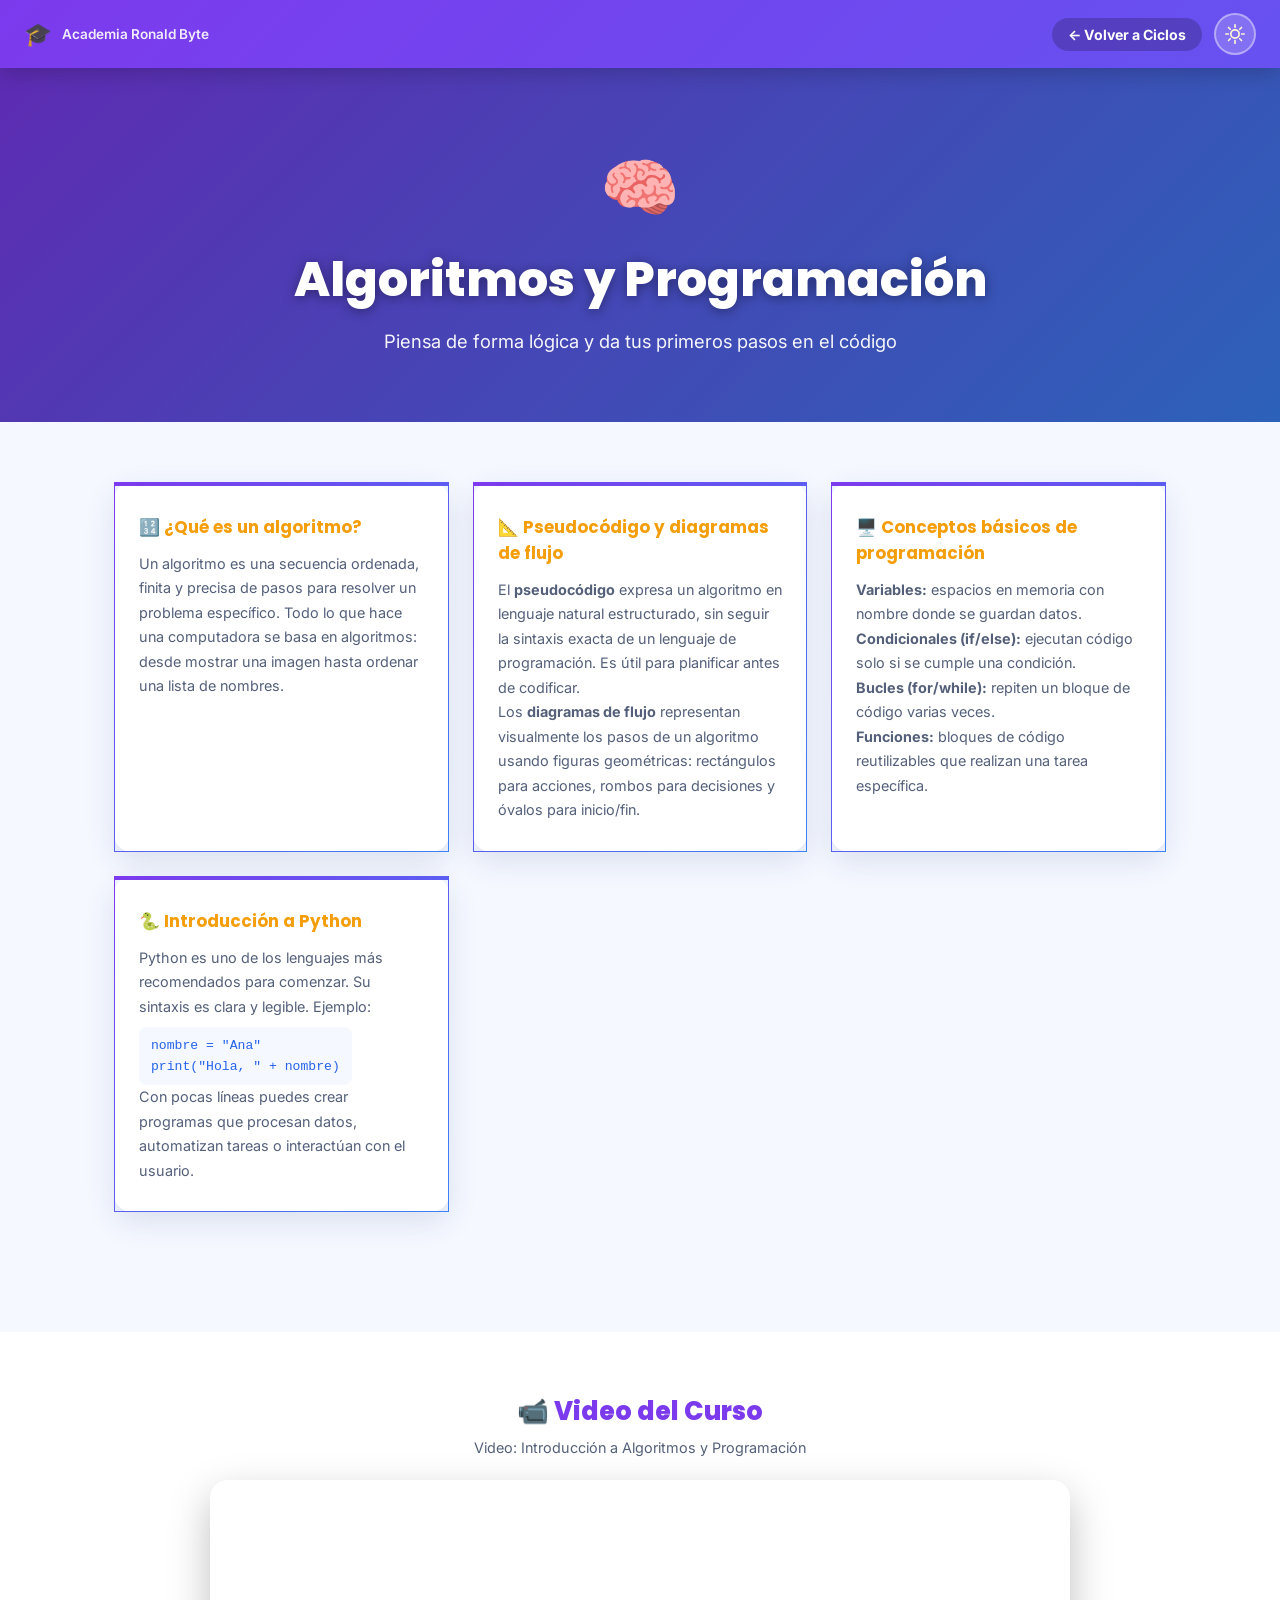
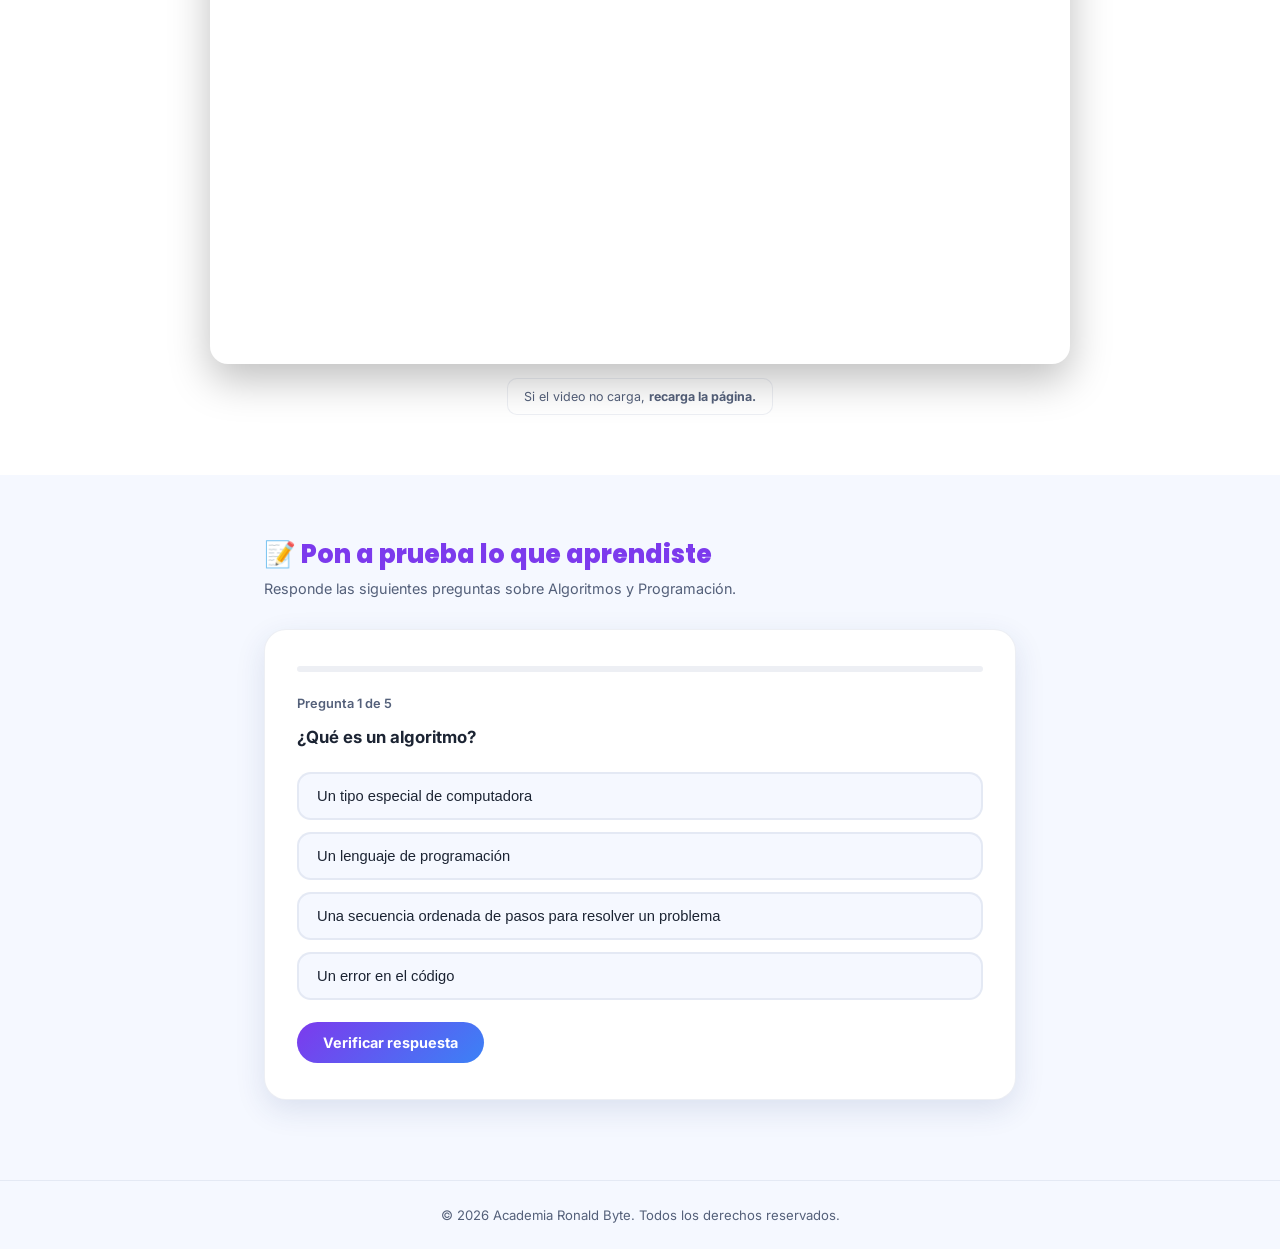
<file: CURSOS/algoritmos.html>
<!DOCTYPE html>
<html lang="es">
<head>
<meta charset="UTF-8">
<meta name="viewport" content="width=device-width, initial-scale=1.0">
<title>Algoritmos y Programación - Academia Ronald Byte</title>
<link rel="preconnect" href="https://fonts.googleapis.com">
<link rel="preconnect" href="https://fonts.gstatic.com" crossorigin>
<link href="https://fonts.googleapis.com/css2?family=Poppins:wght@400;600;700;800&family=Inter:wght@400;500;600&display=swap" rel="stylesheet">
<link rel="stylesheet" href="../styleV1.css">
<style>
  /* ===== CICLO PAGE SPECIFIC STYLES ===== */
  .ciclo-header{
    position:sticky;top:0;z-index:1000;
    background:linear-gradient(135deg,#7c3aed,#3b82f6);
    background-size:300% 300%;
    animation:gradientMove 10s ease infinite;
    box-shadow:0 4px 20px rgba(0,0,0,0.2);
  }
  .ciclo-topbar{
    max-width:1300px;margin:0 auto;
    display:flex;align-items:center;justify-content:space-between;
    padding:0 24px;height:68px;
  }
  .ciclo-brand{display:flex;align-items:center;gap:10px;color:#fff;font-weight:800;font-size:1rem;text-decoration:none;}
  .ciclo-brand span{opacity:.9;font-size:.85rem;font-weight:600;}
  .ciclo-topbar-right{display:flex;align-items:center;gap:12px;}
  .back-btn{
    color:#fff;text-decoration:none;font-weight:700;font-size:.88rem;
    padding:8px 16px;border-radius:20px;background:rgba(0,0,0,.2);
    transition:background .2s;
  }
  .back-btn:hover{background:rgba(0,0,0,.35);}
  .ciclo-theme-btn{
    width:42px;height:42px;border-radius:50%;border:2px solid rgba(255,255,255,.4);
    background:rgba(255,255,255,.18);display:flex;align-items:center;justify-content:center;
    cursor:pointer;transition:transform .3s,background .3s;
  }
  .ciclo-theme-btn:hover{transform:scale(1.08) rotate(15deg);background:rgba(255,255,255,.3);}
  .ciclo-theme-btn svg{width:20px;height:20px;}

  /* Hero */
  .ciclo-hero{
    padding:80px 24px 70px;
    background:linear-gradient(135deg,#7c3aed,#3b82f6);
    text-align:center;color:#fff;
    position:relative;overflow:hidden;
  }
  .ciclo-hero::after{
    content:"";position:absolute;inset:0;
    background:rgba(0,0,0,.25);
  }
  .ciclo-hero-inner{position:relative;z-index:1;max-width:800px;margin:0 auto;}
  .ciclo-hero-icon{font-size:4rem;margin-bottom:18px;display:block;}
  .ciclo-hero h1{font-size:clamp(1.8rem,5vw,3rem);font-weight:800;margin-bottom:14px;text-shadow:0 2px 12px rgba(0,0,0,.4);}
  .ciclo-hero p{font-size:clamp(.95rem,2vw,1.15rem);opacity:.95;max-width:600px;margin:0 auto;}

  /* Info sections */
  .ciclo-content{max-width:1100px;margin:0 auto;padding:60px 24px;}
  .info-grid{display:grid;grid-template-columns:repeat(auto-fit,minmax(280px,1fr));gap:24px;margin-bottom:60px;}
  .info-card{
    background:var(--card-bg);border:1px solid var(--border-soft);
    border-radius:18px;padding:28px 24px;box-shadow:var(--card-shadow);
    border-top:4px solid transparent;
    border-image:linear-gradient(135deg,#7c3aed,#3b82f6) 1;
    transition:transform .3s;
  }
  .info-card:hover{transform:translateY(-6px);}
  .info-card h3{color:var(--orange-deep);font-size:1.05rem;margin-bottom:12px;}
  [data-theme="dark"] .info-card h3{color:#fbbf24;}
  .info-card p{color:var(--text-soft);font-size:.9rem;line-height:1.7;}
  .info-card code{
    display:inline-block;background:var(--bg);color:var(--blue-2);
    padding:8px 12px;border-radius:8px;font-size:.82rem;
    margin-top:8px;white-space:pre-wrap;line-height:1.6;
  }
  [data-theme="dark"] .info-card code{color:#7dd3fc;background:#0d1529;}

  /* Video */
  .ciclo-video-section{background:var(--bg-soft);padding:60px 24px;}
  .ciclo-video-inner{max-width:860px;margin:0 auto;text-align:center;}
  .ciclo-video-inner h2{font-size:1.6rem;font-weight:800;color:var(--purple-accent);margin-bottom:8px;}
  [data-theme="dark"] .ciclo-video-inner h2{color:#c4a4ff;}
  .ciclo-video-inner p.video-sub{color:var(--text-soft);font-size:.9rem;margin-bottom:24px;}
  .video-wrap{
    position:relative;width:100%;padding-bottom:56.25%;
    border-radius:18px;overflow:hidden;box-shadow:0 16px 40px rgba(0,0,0,.25);
  }
  .video-wrap iframe{position:absolute;inset:0;width:100%;height:100%;border:0;}
  .video-note{
    margin-top:14px;font-size:.78rem;color:var(--text-soft);
    background:var(--card-bg);border:1px solid var(--border-soft);
    border-radius:10px;padding:10px 16px;display:inline-block;
  }

  /* Quiz */
  .ciclo-quiz-section{max-width:800px;margin:0 auto;padding:60px 24px 80px;}
  .ciclo-quiz-section h2{font-size:1.6rem;font-weight:800;color:var(--purple-accent);margin-bottom:6px;}
  [data-theme="dark"] .ciclo-quiz-section h2{color:#c4a4ff;}
  .quiz-subtitle{color:var(--text-soft);font-size:.9rem;margin-bottom:32px;}

  .quiz-box{background:var(--card-bg);border:1px solid var(--border-soft);border-radius:22px;padding:36px 32px;box-shadow:var(--card-shadow);}

  .quiz-progress-bar{
    height:6px;background:var(--border-soft);border-radius:4px;margin-bottom:24px;overflow:hidden;
  }
  .quiz-progress-fill{
    height:100%;background:linear-gradient(135deg,#7c3aed,#3b82f6);border-radius:4px;
    transition:width .4s ease;
  }
  .quiz-counter{font-size:.8rem;color:var(--text-soft);margin-bottom:14px;font-weight:600;}
  .quiz-question{font-size:1.05rem;font-weight:700;color:var(--text);margin-bottom:22px;line-height:1.5;}

  .quiz-options{display:flex;flex-direction:column;gap:12px;margin-bottom:22px;}
  .quiz-opt{
    background:var(--bg);border:2px solid var(--border-soft);
    border-radius:14px;padding:14px 18px;
    cursor:pointer;font-size:.92rem;font-weight:500;color:var(--text);
    text-align:left;transition:border-color .2s,background .2s,transform .15s;
  }
  .quiz-opt:hover:not(.disabled){border-color:var(--blue-2);background:rgba(37,99,235,.06);transform:translateX(4px);}
  .quiz-opt.selected{border-color:var(--blue-2);background:rgba(37,99,235,.1);}
  .quiz-opt.correct{border-color:var(--green-accent)!important;background:rgba(34,197,94,.12)!important;color:var(--green-accent);font-weight:700;}
  .quiz-opt.wrong{border-color:#ef4444!important;background:rgba(239,68,68,.1)!important;color:#ef4444;}
  .quiz-opt.disabled{pointer-events:none;}

  .quiz-feedback{
    display:none;padding:14px 16px;border-radius:12px;
    font-size:.86rem;line-height:1.6;margin-bottom:18px;
  }
  .quiz-feedback.show{display:block;}
  .quiz-feedback.ok{background:rgba(34,197,94,.12);color:#15803d;border-left:4px solid var(--green-accent);}
  [data-theme="dark"] .quiz-feedback.ok{color:#4ade80;}
  .quiz-feedback.fail{background:rgba(239,68,68,.1);color:#b91c1c;border-left:4px solid #ef4444;}
  [data-theme="dark"] .quiz-feedback.fail{color:#fca5a5;}

  .quiz-btn-row{display:flex;gap:12px;flex-wrap:wrap;}
  .quiz-btn{
    padding:12px 26px;border-radius:30px;border:none;
    font-weight:700;font-size:.9rem;cursor:pointer;
    transition:transform .2s,filter .2s;font-family:inherit;
  }
  .quiz-btn:hover{transform:translateY(-2px);filter:brightness(1.08);}
  .btn-check{background:linear-gradient(135deg,#7c3aed,#3b82f6);color:#fff;}
  .btn-next{background:var(--orange-accent);color:#1c2433;display:none;}
  .btn-retry{background:linear-gradient(135deg,#7c3aed,#3b82f6);color:#fff;}

  .quiz-result{display:none;text-align:center;padding:10px 0;}
  .quiz-result.show{display:block;}
  .result-emoji{font-size:3.5rem;margin-bottom:14px;display:block;}
  .result-score{font-size:1.6rem;font-weight:800;color:var(--text);margin-bottom:8px;}
  .result-msg{color:var(--text-soft);font-size:.95rem;margin-bottom:24px;}

  /* Footer ciclo */
  .ciclo-footer{text-align:center;padding:26px;color:var(--text-soft);font-size:.82rem;border-top:1px solid var(--border-soft);}

  @media(max-width:600px){
    .ciclo-topbar{padding:0 14px;}
    .ciclo-hero{padding:56px 18px 50px;}
    .ciclo-content{padding:40px 16px;}
    .quiz-box{padding:24px 18px;}
    .ciclo-video-section,.ciclo-quiz-section{padding-left:16px;padding-right:16px;}
  }
</style>
</head>
<body>

<header class="ciclo-header">
  <div class="ciclo-topbar">
    <a href="../index.html" class="ciclo-brand">
      <span style="font-size:1.4rem;">🎓</span>
      <span>Academia Ronald Byte</span>
    </a>
    <div class="ciclo-topbar-right">
      <a href="../index.html" class="back-btn">← Volver a Ciclos</a>
      <button class="ciclo-theme-btn" id="themeToggle" aria-label="Cambiar tema">
        <svg id="sunIcon" viewBox="0 0 24 24" fill="none" stroke="#fff7d6" stroke-width="2" stroke-linecap="round">
          <circle cx="12" cy="12" r="5"></circle>
          <line x1="12" y1="1" x2="12" y2="4"></line><line x1="12" y1="20" x2="12" y2="23"></line>
          <line x1="4.2" y1="4.2" x2="6.3" y2="6.3"></line><line x1="17.7" y1="17.7" x2="19.8" y2="19.8"></line>
          <line x1="1" y1="12" x2="4" y2="12"></line><line x1="20" y1="12" x2="23" y2="12"></line>
          <line x1="4.2" y1="19.8" x2="6.3" y2="17.7"></line><line x1="17.7" y1="6.3" x2="19.8" y2="4.2"></line>
        </svg>
        <svg id="moonIcon" viewBox="0 0 24 24" fill="#dbe6ff" style="display:none;">
          <path d="M21 12.79A9 9 0 1 1 11.21 3 7 7 0 0 0 21 12.79z"></path>
        </svg>
      </button>
    </div>
  </div>
</header>

<!-- HERO -->
<section class="ciclo-hero">
  <div class="ciclo-hero-inner">
    <span class="ciclo-hero-icon">🧠</span>
    <h1>Algoritmos y Programación</h1>
    <p>Piensa de forma lógica y da tus primeros pasos en el código</p>
  </div>
</section>

<!-- INFORMACIÓN -->
<section>
  <div class="ciclo-content">
    <div class="info-grid">
      <div class="info-card"><h3>🔢 ¿Qué es un algoritmo?</h3><p>Un algoritmo es una secuencia ordenada, finita y precisa de pasos para resolver un problema específico. Todo lo que hace una computadora se basa en algoritmos: desde mostrar una imagen hasta ordenar una lista de nombres.</p></div>
      <div class="info-card"><h3>📐 Pseudocódigo y diagramas de flujo</h3><p>El <strong>pseudocódigo</strong> expresa un algoritmo en lenguaje natural estructurado, sin seguir la sintaxis exacta de un lenguaje de programación. Es útil para planificar antes de codificar.<br>Los <strong>diagramas de flujo</strong> representan visualmente los pasos de un algoritmo usando figuras geométricas: rectángulos para acciones, rombos para decisiones y óvalos para inicio/fin.</p></div>
      <div class="info-card"><h3>🖥️ Conceptos básicos de programación</h3><p><strong>Variables:</strong> espacios en memoria con nombre donde se guardan datos.<br><strong>Condicionales (if/else):</strong> ejecutan código solo si se cumple una condición.<br><strong>Bucles (for/while):</strong> repiten un bloque de código varias veces.<br><strong>Funciones:</strong> bloques de código reutilizables que realizan una tarea específica.</p></div>
      <div class="info-card"><h3>🐍 Introducción a Python</h3><p>Python es uno de los lenguajes más recomendados para comenzar. Su sintaxis es clara y legible. Ejemplo:<br><code>nombre = "Ana"<br>print("Hola, " + nombre)</code><br>Con pocas líneas puedes crear programas que procesan datos, automatizan tareas o interactúan con el usuario.</p></div>

    </div>
  </div>
</section>

<!-- VIDEO -->
<section class="ciclo-video-section">
  <div class="ciclo-video-inner">
    <h2>📹 Video del Curso</h2>
    <p class="video-sub">Video: Introducción a Algoritmos y Programación</p>
    <div class="video-wrap">
      <iframe 
        src="https://www.youtube-nocookie.com/embed/f10JK1sISUY" 
        title="Video: Introducción a Algoritmos y Programación" 
        frameborder="0" 
        allow="accelerometer; autoplay; clipboard-write; encrypted-media; gyroscope; picture-in-picture" 
        allowfullscreen>
      </iframe>
    </div>
    <p class="video-note">Si el video no carga, <strong>recarga la página.</strong></p>
  </div>
</section>

<!-- QUIZ -->
<section class="ciclo-quiz-section">
  <h2>📝 Pon a prueba lo que aprendiste</h2>
  <p class="quiz-subtitle">Responde las siguientes preguntas sobre Algoritmos y Programación.</p>

  <div class="quiz-box" id="quizBox">
    <div class="quiz-progress-bar"><div class="quiz-progress-fill" id="progressFill" style="width:0%"></div></div>
    <div class="quiz-counter" id="quizCounter">Pregunta 1 de 5</div>
    <div class="quiz-question" id="quizQuestion"></div>
    <div class="quiz-options" id="quizOptions"></div>
    <div class="quiz-feedback" id="quizFeedback"></div>
    <div class="quiz-btn-row">
      <button class="quiz-btn btn-check" id="btnCheck" onclick="checkAnswer()">Verificar respuesta</button>
      <button class="quiz-btn btn-next" id="btnNext" onclick="nextQuestion()">Siguiente →</button>
    </div>
    <div class="quiz-result" id="quizResult">
      <span class="result-emoji" id="resultEmoji"></span>
      <div class="result-score" id="resultScore"></div>
      <div class="result-msg" id="resultMsg"></div>
      <button class="quiz-btn btn-retry" onclick="startQuiz()">🔄 Intentar de nuevo</button>
    </div>
  </div>
</section>

<footer class="ciclo-footer">
  © 2026 Academia Ronald Byte. Todos los derechos reservados.
</footer>

<script>
// ===== TEMA CLARO / OSCURO =====
const themeToggle = document.getElementById('themeToggle');
const sunIcon     = document.getElementById('sunIcon');
const moonIcon    = document.getElementById('moonIcon');
const root        = document.documentElement;

function setTheme(t){
  if(t==='dark'){ root.setAttribute('data-theme','dark'); sunIcon.style.display='none'; moonIcon.style.display='block'; }
  else { root.removeAttribute('data-theme'); sunIcon.style.display='block'; moonIcon.style.display='none'; }
}
setTheme('light');
themeToggle.addEventListener('click',()=>{
  setTheme(root.getAttribute('data-theme')==='dark' ? 'light' : 'dark');
});

// ===== QUIZ =====
const QUESTIONS = [{"q": "¿Qué es un algoritmo?", "opts": ["Un tipo especial de computadora", "Un lenguaje de programación", "Una secuencia ordenada de pasos para resolver un problema", "Un error en el código"], "correct": 2, "exp": "Un algoritmo es una serie de instrucciones ordenadas y finitas que describen cómo resolver un problema. Es la base de toda la programación."}, {"q": "¿Cuál de estos es un lenguaje de programación?", "opts": ["Microsoft Word", "Google Chrome", "Python", "Windows 10"], "correct": 2, "exp": "Python es un lenguaje de programación de alto nivel, muy popular por su sintaxis sencilla. Word es un procesador de texto y Chrome es un navegador web."}, {"q": "¿Qué es una variable en programación?", "opts": ["Un error en el código", "Un espacio en memoria para almacenar datos", "Un tipo de bucle", "El nombre de una función del sistema"], "correct": 1, "exp": "Una variable es un espacio con nombre en la memoria del programa donde se guarda un dato que puede cambiar durante la ejecución."}, {"q": "¿Qué hace un bucle (loop) en programación?", "opts": ["Detiene el programa definitivamente", "Borra datos de la memoria", "Repite un bloque de código varias veces", "Conecta dos programas entre sí"], "correct": 2, "exp": "Un bucle permite ejecutar un bloque de instrucciones repetidamente. Los más comunes son for (número fijo de repeticiones) y while (repite mientras se cumpla una condición)."}, {"q": "¿Cuál es la diferencia entre pseudocódigo y código real?", "opts": ["No hay diferencia; son exactamente lo mismo", "El pseudocódigo usa lenguaje natural estructurado, sin sintaxis formal de un lenguaje", "El pseudocódigo solo funciona en Python", "El código real no puede tener errores"], "correct": 1, "exp": "El pseudocódigo expresa la lógica de un algoritmo en lenguaje entendible por humanos, sin seguir las reglas exactas de ningún lenguaje de programación. Es una herramienta de planificación."}];

let current = 0, score = 0, selected = null;

function startQuiz(){
  current = 0; score = 0; selected = null;
  document.getElementById('quizResult').classList.remove('show');
  document.getElementById('quizBox').querySelectorAll('.quiz-counter,.quiz-question,.quiz-options,.quiz-feedback,.quiz-btn-row')
    .forEach(el => el.style.display = '');
  renderQuestion();
}

function renderQuestion(){
  const q = QUESTIONS[current];
  document.getElementById('quizCounter').textContent = 'Pregunta ' + (current+1) + ' de ' + QUESTIONS.length;
  document.getElementById('progressFill').style.width = (current/QUESTIONS.length*100) + '%';
  document.getElementById('quizQuestion').textContent = q.q;
  document.getElementById('quizFeedback').className = 'quiz-feedback';
  document.getElementById('quizFeedback').textContent = '';
  document.getElementById('btnCheck').style.display = 'inline-block';
  document.getElementById('btnNext').style.display  = 'none';
  selected = null;

  const optDiv = document.getElementById('quizOptions');
  optDiv.innerHTML = '';
  q.opts.forEach((opt, i) => {
    const btn = document.createElement('button');
    btn.className = 'quiz-opt';
    btn.textContent = opt;
    btn.onclick = () => selectOpt(i);
    optDiv.appendChild(btn);
  });
}

function selectOpt(i){
  selected = i;
  document.querySelectorAll('.quiz-opt').forEach((b,j) => {
    b.classList.toggle('selected', j===i);
  });
}

function checkAnswer(){
  if(selected === null){ alert('Selecciona una opción primero.'); return; }
  const q = QUESTIONS[current];
  const opts = document.querySelectorAll('.quiz-opt');
  opts.forEach((b,i) => {
    b.classList.add('disabled');
    if(i === q.correct) b.classList.add('correct');
    else if(i === selected && selected !== q.correct) b.classList.add('wrong');
  });
  const fb = document.getElementById('quizFeedback');
  if(selected === q.correct){
    score++;
    fb.className = 'quiz-feedback show ok';
    fb.innerHTML = '✅ <strong>¡Correcto!</strong> ' + q.exp;
  } else {
    fb.className = 'quiz-feedback show fail';
    fb.innerHTML = '❌ <strong>Incorrecto.</strong> ' + q.exp;
  }
  document.getElementById('btnCheck').style.display = 'none';
  document.getElementById('btnNext').style.display  = 'inline-block';
  if(current === QUESTIONS.length-1) document.getElementById('btnNext').textContent = 'Ver resultado 🏁';
}

function nextQuestion(){
  current++;
  if(current < QUESTIONS.length){ renderQuestion(); }
  else { showResult(); }
}

function showResult(){
  document.getElementById('progressFill').style.width = '100%';
  document.querySelectorAll('.quiz-counter,.quiz-question,.quiz-options,.quiz-feedback,.quiz-btn-row')
    .forEach(el => el.style.display = 'none');
  const r = document.getElementById('quizResult');
  r.classList.add('show');
  const pct = score/QUESTIONS.length;
  let emoji, msg;
  if(pct===1)       { emoji='🏆'; msg='¡Perfecto! Dominaste todos los conceptos de este ciclo.'; }
  else if(pct>=0.8) { emoji='🎉'; msg='¡Excelente! Muy buen dominio del tema.'; }
  else if(pct>=0.6) { emoji='👍'; msg='¡Bien! Repasa los temas donde fallaste para afianzar tu aprendizaje.'; }
  else              { emoji='📚'; msg='Revisa el material del ciclo y vuelve a intentarlo. ¡Tú puedes!'; }
  document.getElementById('resultEmoji').textContent = emoji;
  document.getElementById('resultScore').textContent = score + ' / ' + QUESTIONS.length + ' correctas';
  document.getElementById('resultMsg').textContent   = msg;
}

startQuiz();
</script>
</body>
</html>
</file>
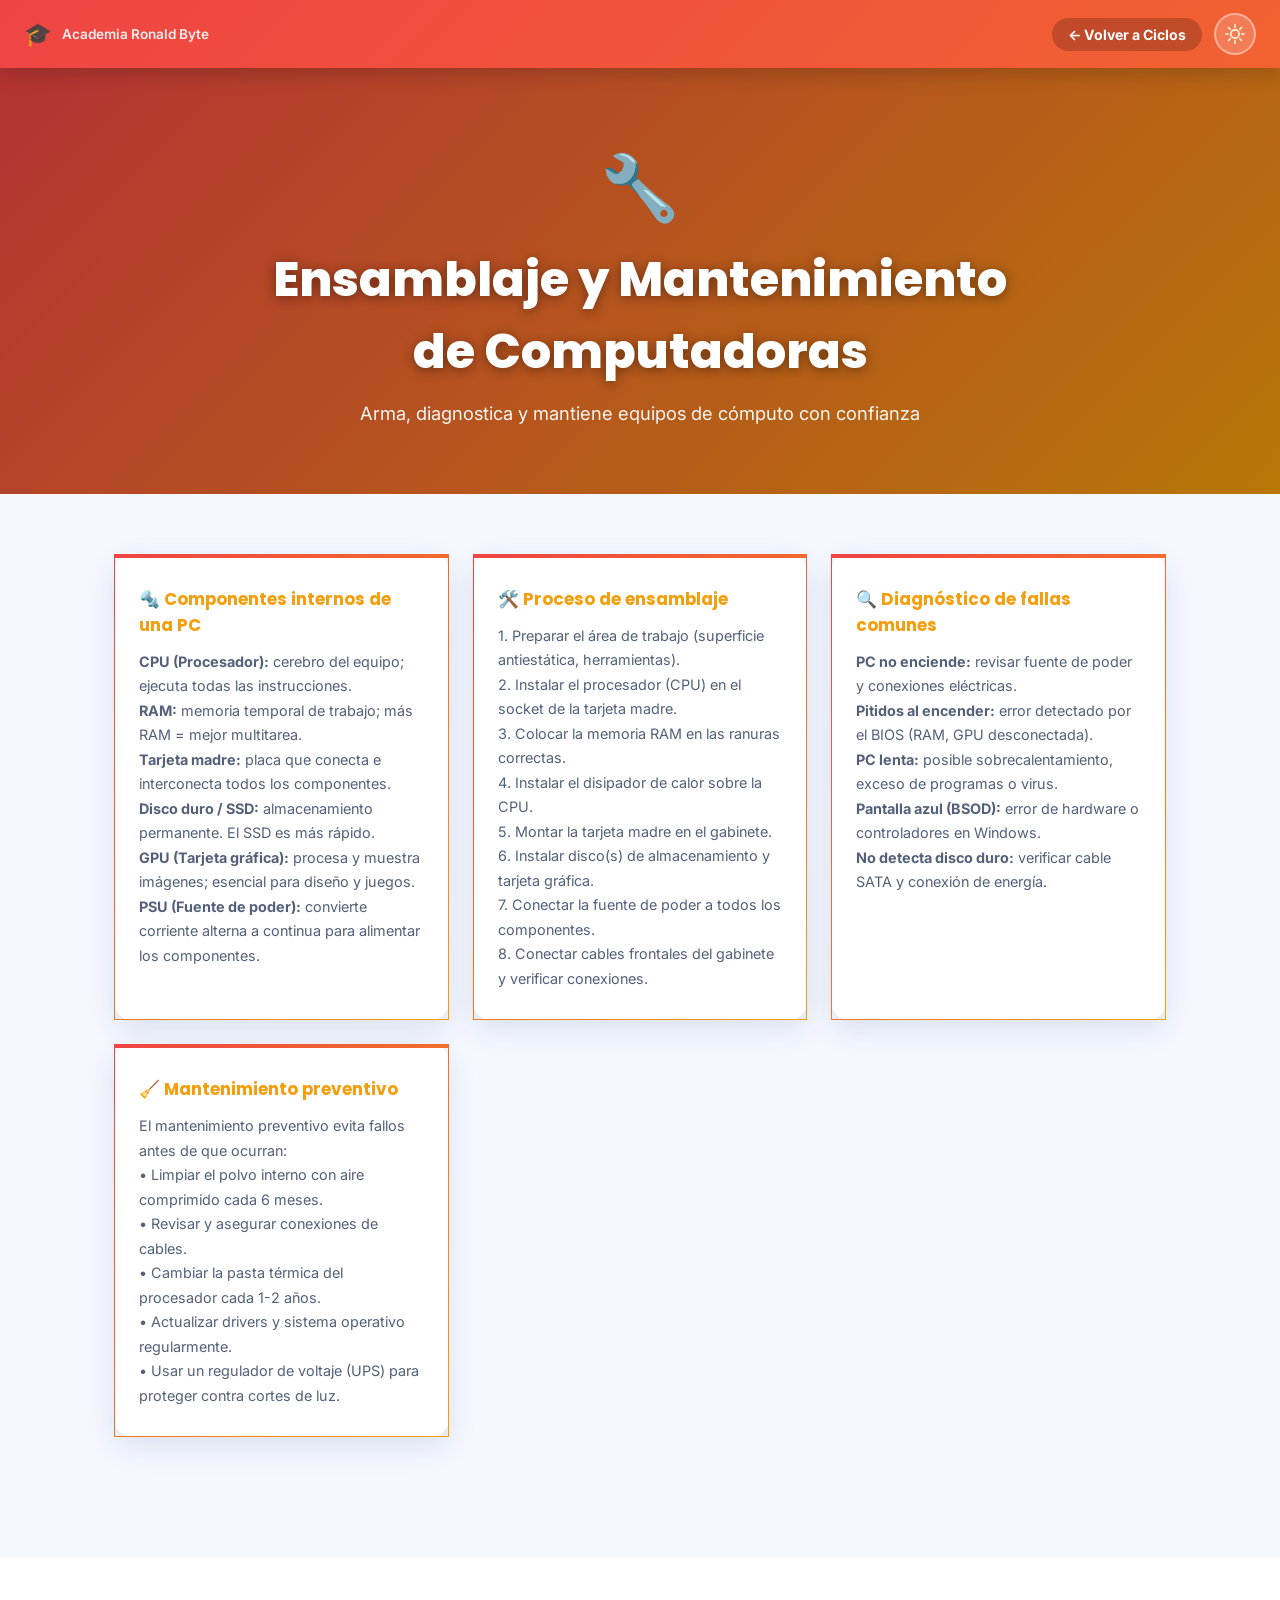
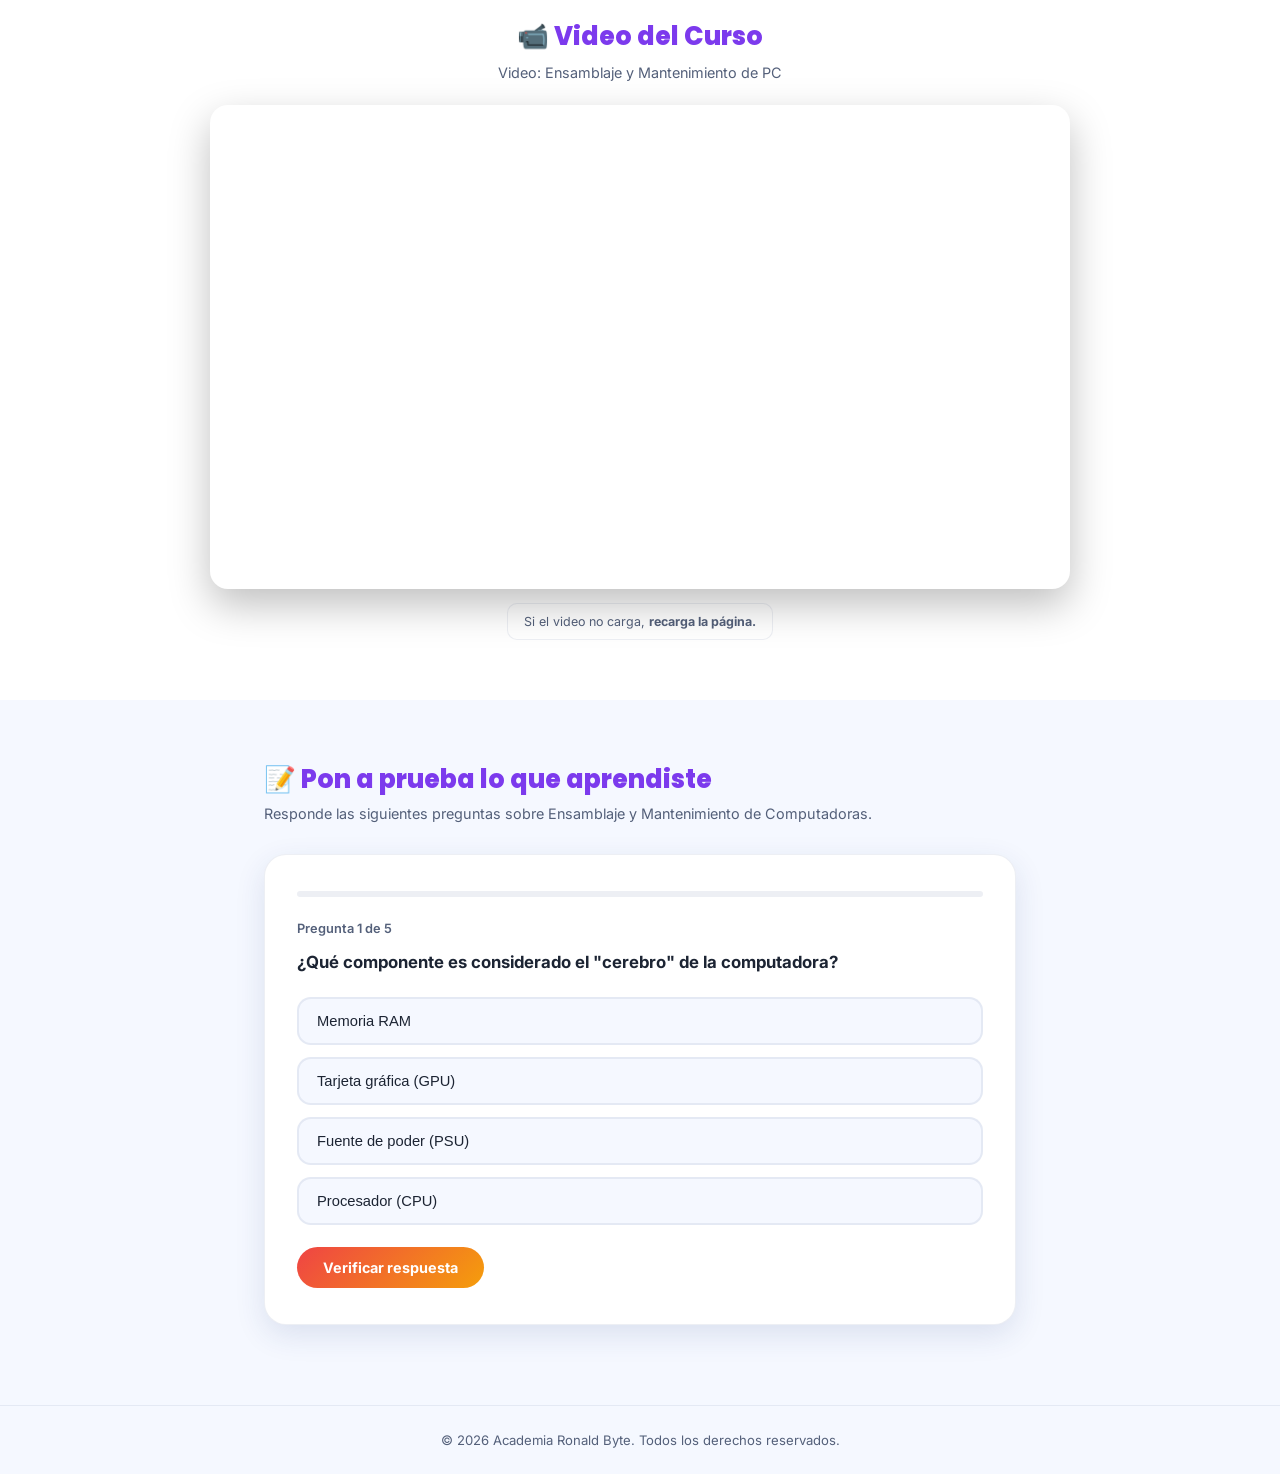
<file: CURSOS/ensamblaje.html>
<!DOCTYPE html>
<html lang="es">
<head>
<meta charset="UTF-8">
<meta name="viewport" content="width=device-width, initial-scale=1.0">
<title>Ensamblaje y Mantenimiento de Computadoras - Academia Ronald Byte</title>
<link rel="preconnect" href="https://fonts.googleapis.com">
<link rel="preconnect" href="https://fonts.gstatic.com" crossorigin>
<link href="https://fonts.googleapis.com/css2?family=Poppins:wght@400;600;700;800&family=Inter:wght@400;500;600&display=swap" rel="stylesheet">
<link rel="stylesheet" href="../styleV1.css">
<style>
  /* ===== CICLO PAGE SPECIFIC STYLES ===== */
  .ciclo-header{
    position:sticky;top:0;z-index:1000;
    background:linear-gradient(135deg,#ef4444,#f59e0b);
    background-size:300% 300%;
    animation:gradientMove 10s ease infinite;
    box-shadow:0 4px 20px rgba(0,0,0,0.2);
  }
  .ciclo-topbar{
    max-width:1300px;margin:0 auto;
    display:flex;align-items:center;justify-content:space-between;
    padding:0 24px;height:68px;
  }
  .ciclo-brand{display:flex;align-items:center;gap:10px;color:#fff;font-weight:800;font-size:1rem;text-decoration:none;}
  .ciclo-brand span{opacity:.9;font-size:.85rem;font-weight:600;}
  .ciclo-topbar-right{display:flex;align-items:center;gap:12px;}
  .back-btn{
    color:#fff;text-decoration:none;font-weight:700;font-size:.88rem;
    padding:8px 16px;border-radius:20px;background:rgba(0,0,0,.2);
    transition:background .2s;
  }
  .back-btn:hover{background:rgba(0,0,0,.35);}
  .ciclo-theme-btn{
    width:42px;height:42px;border-radius:50%;border:2px solid rgba(255,255,255,.4);
    background:rgba(255,255,255,.18);display:flex;align-items:center;justify-content:center;
    cursor:pointer;transition:transform .3s,background .3s;
  }
  .ciclo-theme-btn:hover{transform:scale(1.08) rotate(15deg);background:rgba(255,255,255,.3);}
  .ciclo-theme-btn svg{width:20px;height:20px;}

  /* Hero */
  .ciclo-hero{
    padding:80px 24px 70px;
    background:linear-gradient(135deg,#ef4444,#f59e0b);
    text-align:center;color:#fff;
    position:relative;overflow:hidden;
  }
  .ciclo-hero::after{
    content:"";position:absolute;inset:0;
    background:rgba(0,0,0,.25);
  }
  .ciclo-hero-inner{position:relative;z-index:1;max-width:800px;margin:0 auto;}
  .ciclo-hero-icon{font-size:4rem;margin-bottom:18px;display:block;}
  .ciclo-hero h1{font-size:clamp(1.8rem,5vw,3rem);font-weight:800;margin-bottom:14px;text-shadow:0 2px 12px rgba(0,0,0,.4);}
  .ciclo-hero p{font-size:clamp(.95rem,2vw,1.15rem);opacity:.95;max-width:600px;margin:0 auto;}

  /* Info sections */
  .ciclo-content{max-width:1100px;margin:0 auto;padding:60px 24px;}
  .info-grid{display:grid;grid-template-columns:repeat(auto-fit,minmax(280px,1fr));gap:24px;margin-bottom:60px;}
  .info-card{
    background:var(--card-bg);border:1px solid var(--border-soft);
    border-radius:18px;padding:28px 24px;box-shadow:var(--card-shadow);
    border-top:4px solid transparent;
    border-image:linear-gradient(135deg,#ef4444,#f59e0b) 1;
    transition:transform .3s;
  }
  .info-card:hover{transform:translateY(-6px);}
  .info-card h3{color:var(--orange-deep);font-size:1.05rem;margin-bottom:12px;}
  [data-theme="dark"] .info-card h3{color:#fbbf24;}
  .info-card p{color:var(--text-soft);font-size:.9rem;line-height:1.7;}
  .info-card code{
    display:inline-block;background:var(--bg);color:var(--blue-2);
    padding:8px 12px;border-radius:8px;font-size:.82rem;
    margin-top:8px;white-space:pre-wrap;line-height:1.6;
  }
  [data-theme="dark"] .info-card code{color:#7dd3fc;background:#0d1529;}

  /* Video */
  .ciclo-video-section{background:var(--bg-soft);padding:60px 24px;}
  .ciclo-video-inner{max-width:860px;margin:0 auto;text-align:center;}
  .ciclo-video-inner h2{font-size:1.6rem;font-weight:800;color:var(--purple-accent);margin-bottom:8px;}
  [data-theme="dark"] .ciclo-video-inner h2{color:#c4a4ff;}
  .ciclo-video-inner p.video-sub{color:var(--text-soft);font-size:.9rem;margin-bottom:24px;}
  .video-wrap{
    position:relative;width:100%;padding-bottom:56.25%;
    border-radius:18px;overflow:hidden;box-shadow:0 16px 40px rgba(0,0,0,.25);
  }
  .video-wrap iframe{position:absolute;inset:0;width:100%;height:100%;border:0;}
  .video-note{
    margin-top:14px;font-size:.78rem;color:var(--text-soft);
    background:var(--card-bg);border:1px solid var(--border-soft);
    border-radius:10px;padding:10px 16px;display:inline-block;
  }

  /* Quiz */
  .ciclo-quiz-section{max-width:800px;margin:0 auto;padding:60px 24px 80px;}
  .ciclo-quiz-section h2{font-size:1.6rem;font-weight:800;color:var(--purple-accent);margin-bottom:6px;}
  [data-theme="dark"] .ciclo-quiz-section h2{color:#c4a4ff;}
  .quiz-subtitle{color:var(--text-soft);font-size:.9rem;margin-bottom:32px;}

  .quiz-box{background:var(--card-bg);border:1px solid var(--border-soft);border-radius:22px;padding:36px 32px;box-shadow:var(--card-shadow);}

  .quiz-progress-bar{
    height:6px;background:var(--border-soft);border-radius:4px;margin-bottom:24px;overflow:hidden;
  }
  .quiz-progress-fill{
    height:100%;background:linear-gradient(135deg,#ef4444,#f59e0b);border-radius:4px;
    transition:width .4s ease;
  }
  .quiz-counter{font-size:.8rem;color:var(--text-soft);margin-bottom:14px;font-weight:600;}
  .quiz-question{font-size:1.05rem;font-weight:700;color:var(--text);margin-bottom:22px;line-height:1.5;}

  .quiz-options{display:flex;flex-direction:column;gap:12px;margin-bottom:22px;}
  .quiz-opt{
    background:var(--bg);border:2px solid var(--border-soft);
    border-radius:14px;padding:14px 18px;
    cursor:pointer;font-size:.92rem;font-weight:500;color:var(--text);
    text-align:left;transition:border-color .2s,background .2s,transform .15s;
  }
  .quiz-opt:hover:not(.disabled){border-color:var(--blue-2);background:rgba(37,99,235,.06);transform:translateX(4px);}
  .quiz-opt.selected{border-color:var(--blue-2);background:rgba(37,99,235,.1);}
  .quiz-opt.correct{border-color:var(--green-accent)!important;background:rgba(34,197,94,.12)!important;color:var(--green-accent);font-weight:700;}
  .quiz-opt.wrong{border-color:#ef4444!important;background:rgba(239,68,68,.1)!important;color:#ef4444;}
  .quiz-opt.disabled{pointer-events:none;}

  .quiz-feedback{
    display:none;padding:14px 16px;border-radius:12px;
    font-size:.86rem;line-height:1.6;margin-bottom:18px;
  }
  .quiz-feedback.show{display:block;}
  .quiz-feedback.ok{background:rgba(34,197,94,.12);color:#15803d;border-left:4px solid var(--green-accent);}
  [data-theme="dark"] .quiz-feedback.ok{color:#4ade80;}
  .quiz-feedback.fail{background:rgba(239,68,68,.1);color:#b91c1c;border-left:4px solid #ef4444;}
  [data-theme="dark"] .quiz-feedback.fail{color:#fca5a5;}

  .quiz-btn-row{display:flex;gap:12px;flex-wrap:wrap;}
  .quiz-btn{
    padding:12px 26px;border-radius:30px;border:none;
    font-weight:700;font-size:.9rem;cursor:pointer;
    transition:transform .2s,filter .2s;font-family:inherit;
  }
  .quiz-btn:hover{transform:translateY(-2px);filter:brightness(1.08);}
  .btn-check{background:linear-gradient(135deg,#ef4444,#f59e0b);color:#fff;}
  .btn-next{background:var(--orange-accent);color:#1c2433;display:none;}
  .btn-retry{background:linear-gradient(135deg,#ef4444,#f59e0b);color:#fff;}

  .quiz-result{display:none;text-align:center;padding:10px 0;}
  .quiz-result.show{display:block;}
  .result-emoji{font-size:3.5rem;margin-bottom:14px;display:block;}
  .result-score{font-size:1.6rem;font-weight:800;color:var(--text);margin-bottom:8px;}
  .result-msg{color:var(--text-soft);font-size:.95rem;margin-bottom:24px;}

  /* Footer ciclo */
  .ciclo-footer{text-align:center;padding:26px;color:var(--text-soft);font-size:.82rem;border-top:1px solid var(--border-soft);}

  @media(max-width:600px){
    .ciclo-topbar{padding:0 14px;}
    .ciclo-hero{padding:56px 18px 50px;}
    .ciclo-content{padding:40px 16px;}
    .quiz-box{padding:24px 18px;}
    .ciclo-video-section,.ciclo-quiz-section{padding-left:16px;padding-right:16px;}
  }
</style>
</head>
<body>

<header class="ciclo-header">
  <div class="ciclo-topbar">
    <a href="../index.html" class="ciclo-brand">
      <span style="font-size:1.4rem;">🎓</span>
      <span>Academia Ronald Byte</span>
    </a>
    <div class="ciclo-topbar-right">
      <a href="../index.html" class="back-btn">← Volver a Ciclos</a>
      <button class="ciclo-theme-btn" id="themeToggle" aria-label="Cambiar tema">
        <svg id="sunIcon" viewBox="0 0 24 24" fill="none" stroke="#fff7d6" stroke-width="2" stroke-linecap="round">
          <circle cx="12" cy="12" r="5"></circle>
          <line x1="12" y1="1" x2="12" y2="4"></line><line x1="12" y1="20" x2="12" y2="23"></line>
          <line x1="4.2" y1="4.2" x2="6.3" y2="6.3"></line><line x1="17.7" y1="17.7" x2="19.8" y2="19.8"></line>
          <line x1="1" y1="12" x2="4" y2="12"></line><line x1="20" y1="12" x2="23" y2="12"></line>
          <line x1="4.2" y1="19.8" x2="6.3" y2="17.7"></line><line x1="17.7" y1="6.3" x2="19.8" y2="4.2"></line>
        </svg>
        <svg id="moonIcon" viewBox="0 0 24 24" fill="#dbe6ff" style="display:none;">
          <path d="M21 12.79A9 9 0 1 1 11.21 3 7 7 0 0 0 21 12.79z"></path>
        </svg>
      </button>
    </div>
  </div>
</header>

<!-- HERO -->
<section class="ciclo-hero">
  <div class="ciclo-hero-inner">
    <span class="ciclo-hero-icon">🔧</span>
    <h1>Ensamblaje y Mantenimiento de Computadoras</h1>
    <p>Arma, diagnostica y mantiene equipos de cómputo con confianza</p>
  </div>
</section>

<!-- INFORMACIÓN -->
<section>
  <div class="ciclo-content">
    <div class="info-grid">
      <div class="info-card"><h3>🔩 Componentes internos de una PC</h3><p><strong>CPU (Procesador):</strong> cerebro del equipo; ejecuta todas las instrucciones.<br><strong>RAM:</strong> memoria temporal de trabajo; más RAM = mejor multitarea.<br><strong>Tarjeta madre:</strong> placa que conecta e interconecta todos los componentes.<br><strong>Disco duro / SSD:</strong> almacenamiento permanente. El SSD es más rápido.<br><strong>GPU (Tarjeta gráfica):</strong> procesa y muestra imágenes; esencial para diseño y juegos.<br><strong>PSU (Fuente de poder):</strong> convierte corriente alterna a continua para alimentar los componentes.</p></div>
      <div class="info-card"><h3>🛠️ Proceso de ensamblaje</h3><p>1. Preparar el área de trabajo (superficie antiestática, herramientas).<br>2. Instalar el procesador (CPU) en el socket de la tarjeta madre.<br>3. Colocar la memoria RAM en las ranuras correctas.<br>4. Instalar el disipador de calor sobre la CPU.<br>5. Montar la tarjeta madre en el gabinete.<br>6. Instalar disco(s) de almacenamiento y tarjeta gráfica.<br>7. Conectar la fuente de poder a todos los componentes.<br>8. Conectar cables frontales del gabinete y verificar conexiones.</p></div>
      <div class="info-card"><h3>🔍 Diagnóstico de fallas comunes</h3><p><strong>PC no enciende:</strong> revisar fuente de poder y conexiones eléctricas.<br><strong>Pitidos al encender:</strong> error detectado por el BIOS (RAM, GPU desconectada).<br><strong>PC lenta:</strong> posible sobrecalentamiento, exceso de programas o virus.<br><strong>Pantalla azul (BSOD):</strong> error de hardware o controladores en Windows.<br><strong>No detecta disco duro:</strong> verificar cable SATA y conexión de energía.</p></div>
      <div class="info-card"><h3>🧹 Mantenimiento preventivo</h3><p>El mantenimiento preventivo evita fallos antes de que ocurran:<br>• Limpiar el polvo interno con aire comprimido cada 6 meses.<br>• Revisar y asegurar conexiones de cables.<br>• Cambiar la pasta térmica del procesador cada 1-2 años.<br>• Actualizar drivers y sistema operativo regularmente.<br>• Usar un regulador de voltaje (UPS) para proteger contra cortes de luz.</p></div>

    </div>
  </div>
</section>

<!-- VIDEO -->
<section class="ciclo-video-section">
  <div class="ciclo-video-inner">
    <h2>📹 Video del Curso</h2>
    <p class="video-sub">Video: Ensamblaje y Mantenimiento de PC</p>
    <div class="video-wrap">
      <iframe 
        src="https://www.youtube-nocookie.com/embed/uUGI3Grx4qU" 
        title="Video: Ensamblaje y Mantenimiento de PC" 
        frameborder="0" 
        allow="accelerometer; autoplay; clipboard-write; encrypted-media; gyroscope; picture-in-picture" 
        allowfullscreen>
      </iframe>
    </div>
    <p class="video-note">Si el video no carga, <strong>recarga la página.</strong></p>
  </div>
</section>

<!-- QUIZ -->
<section class="ciclo-quiz-section">
  <h2>📝 Pon a prueba lo que aprendiste</h2>
  <p class="quiz-subtitle">Responde las siguientes preguntas sobre Ensamblaje y Mantenimiento de Computadoras.</p>

  <div class="quiz-box" id="quizBox">
    <div class="quiz-progress-bar"><div class="quiz-progress-fill" id="progressFill" style="width:0%"></div></div>
    <div class="quiz-counter" id="quizCounter">Pregunta 1 de 5</div>
    <div class="quiz-question" id="quizQuestion"></div>
    <div class="quiz-options" id="quizOptions"></div>
    <div class="quiz-feedback" id="quizFeedback"></div>
    <div class="quiz-btn-row">
      <button class="quiz-btn btn-check" id="btnCheck" onclick="checkAnswer()">Verificar respuesta</button>
      <button class="quiz-btn btn-next" id="btnNext" onclick="nextQuestion()">Siguiente →</button>
    </div>
    <div class="quiz-result" id="quizResult">
      <span class="result-emoji" id="resultEmoji"></span>
      <div class="result-score" id="resultScore"></div>
      <div class="result-msg" id="resultMsg"></div>
      <button class="quiz-btn btn-retry" onclick="startQuiz()">🔄 Intentar de nuevo</button>
    </div>
  </div>
</section>

<footer class="ciclo-footer">
  © 2026 Academia Ronald Byte. Todos los derechos reservados.
</footer>

<script>
// ===== TEMA CLARO / OSCURO =====
const themeToggle = document.getElementById('themeToggle');
const sunIcon     = document.getElementById('sunIcon');
const moonIcon    = document.getElementById('moonIcon');
const root        = document.documentElement;

function setTheme(t){
  if(t==='dark'){ root.setAttribute('data-theme','dark'); sunIcon.style.display='none'; moonIcon.style.display='block'; }
  else { root.removeAttribute('data-theme'); sunIcon.style.display='block'; moonIcon.style.display='none'; }
}
setTheme('light');
themeToggle.addEventListener('click',()=>{
  setTheme(root.getAttribute('data-theme')==='dark' ? 'light' : 'dark');
});

// ===== QUIZ =====
const QUESTIONS = [{"q": "¿Qué componente es considerado el \"cerebro\" de la computadora?", "opts": ["Memoria RAM", "Tarjeta gráfica (GPU)", "Fuente de poder (PSU)", "Procesador (CPU)"], "correct": 3, "exp": "La CPU (Unidad Central de Procesamiento) ejecuta todas las instrucciones del sistema operativo y los programas, por eso se la llama el cerebro del equipo."}, {"q": "¿Cuál es la función de la tarjeta madre (motherboard)?", "opts": ["Procesar gráficos de videojuegos", "Conectar e interconectar todos los componentes del equipo", "Almacenar el sistema operativo permanentemente", "Suministrar energía eléctrica"], "correct": 1, "exp": "La tarjeta madre es la placa principal del equipo. Contiene los sockets y ranuras donde se instalan la CPU, la RAM, las tarjetas de expansión y gestiona su comunicación."}, {"q": "¿Cuál es la función de la fuente de poder (PSU)?", "opts": ["Procesar imágenes y videos", "Almacenar el sistema operativo", "Convertir corriente alterna (AC) en corriente continua (DC) para los componentes", "Conectar el equipo a internet"], "correct": 2, "exp": "La PSU convierte la corriente alterna de la toma eléctrica en corriente continua con distintos voltajes (12V, 5V, 3.3V) que necesitan los componentes internos."}, {"q": "¿Qué herramienta es imprescindible para el ensamblaje de una PC?", "opts": ["Martillo", "Destornillador Phillips (estrella)", "Alicate de corte", "Taladro eléctrico"], "correct": 1, "exp": "El destornillador Phillips (de punta estrella o cruz) es la herramienta más usada en el ensamblaje, ya que la mayoría de tornillos del gabinete y componentes son de ese tipo."}, {"q": "¿Qué es el mantenimiento preventivo en una computadora?", "opts": ["Reparar un componente que ya falló", "Cambiar el sistema operativo cada mes", "Acciones periódicas para evitar fallos, como limpiar el polvo y revisar conexiones", "Reinstalar todos los programas del equipo"], "correct": 2, "exp": "El mantenimiento preventivo incluye limpieza del polvo, revisión de conexiones, cambio de pasta térmica y actualización de software. Su objetivo es evitar que los fallos ocurran."}];

let current = 0, score = 0, selected = null;

function startQuiz(){
  current = 0; score = 0; selected = null;
  document.getElementById('quizResult').classList.remove('show');
  document.getElementById('quizBox').querySelectorAll('.quiz-counter,.quiz-question,.quiz-options,.quiz-feedback,.quiz-btn-row')
    .forEach(el => el.style.display = '');
  renderQuestion();
}

function renderQuestion(){
  const q = QUESTIONS[current];
  document.getElementById('quizCounter').textContent = 'Pregunta ' + (current+1) + ' de ' + QUESTIONS.length;
  document.getElementById('progressFill').style.width = (current/QUESTIONS.length*100) + '%';
  document.getElementById('quizQuestion').textContent = q.q;
  document.getElementById('quizFeedback').className = 'quiz-feedback';
  document.getElementById('quizFeedback').textContent = '';
  document.getElementById('btnCheck').style.display = 'inline-block';
  document.getElementById('btnNext').style.display  = 'none';
  selected = null;

  const optDiv = document.getElementById('quizOptions');
  optDiv.innerHTML = '';
  q.opts.forEach((opt, i) => {
    const btn = document.createElement('button');
    btn.className = 'quiz-opt';
    btn.textContent = opt;
    btn.onclick = () => selectOpt(i);
    optDiv.appendChild(btn);
  });
}

function selectOpt(i){
  selected = i;
  document.querySelectorAll('.quiz-opt').forEach((b,j) => {
    b.classList.toggle('selected', j===i);
  });
}

function checkAnswer(){
  if(selected === null){ alert('Selecciona una opción primero.'); return; }
  const q = QUESTIONS[current];
  const opts = document.querySelectorAll('.quiz-opt');
  opts.forEach((b,i) => {
    b.classList.add('disabled');
    if(i === q.correct) b.classList.add('correct');
    else if(i === selected && selected !== q.correct) b.classList.add('wrong');
  });
  const fb = document.getElementById('quizFeedback');
  if(selected === q.correct){
    score++;
    fb.className = 'quiz-feedback show ok';
    fb.innerHTML = '✅ <strong>¡Correcto!</strong> ' + q.exp;
  } else {
    fb.className = 'quiz-feedback show fail';
    fb.innerHTML = '❌ <strong>Incorrecto.</strong> ' + q.exp;
  }
  document.getElementById('btnCheck').style.display = 'none';
  document.getElementById('btnNext').style.display  = 'inline-block';
  if(current === QUESTIONS.length-1) document.getElementById('btnNext').textContent = 'Ver resultado 🏁';
}

function nextQuestion(){
  current++;
  if(current < QUESTIONS.length){ renderQuestion(); }
  else { showResult(); }
}

function showResult(){
  document.getElementById('progressFill').style.width = '100%';
  document.querySelectorAll('.quiz-counter,.quiz-question,.quiz-options,.quiz-feedback,.quiz-btn-row')
    .forEach(el => el.style.display = 'none');
  const r = document.getElementById('quizResult');
  r.classList.add('show');
  const pct = score/QUESTIONS.length;
  let emoji, msg;
  if(pct===1)       { emoji='🏆'; msg='¡Perfecto! Dominaste todos los conceptos de este ciclo.'; }
  else if(pct>=0.8) { emoji='🎉'; msg='¡Excelente! Muy buen dominio del tema.'; }
  else if(pct>=0.6) { emoji='👍'; msg='¡Bien! Repasa los temas donde fallaste para afianzar tu aprendizaje.'; }
  else              { emoji='📚'; msg='Revisa el material del ciclo y vuelve a intentarlo. ¡Tú puedes!'; }
  document.getElementById('resultEmoji').textContent = emoji;
  document.getElementById('resultScore').textContent = score + ' / ' + QUESTIONS.length + ' correctas';
  document.getElementById('resultMsg').textContent   = msg;
}

startQuiz();
</script>
</body>
</html>
</file>
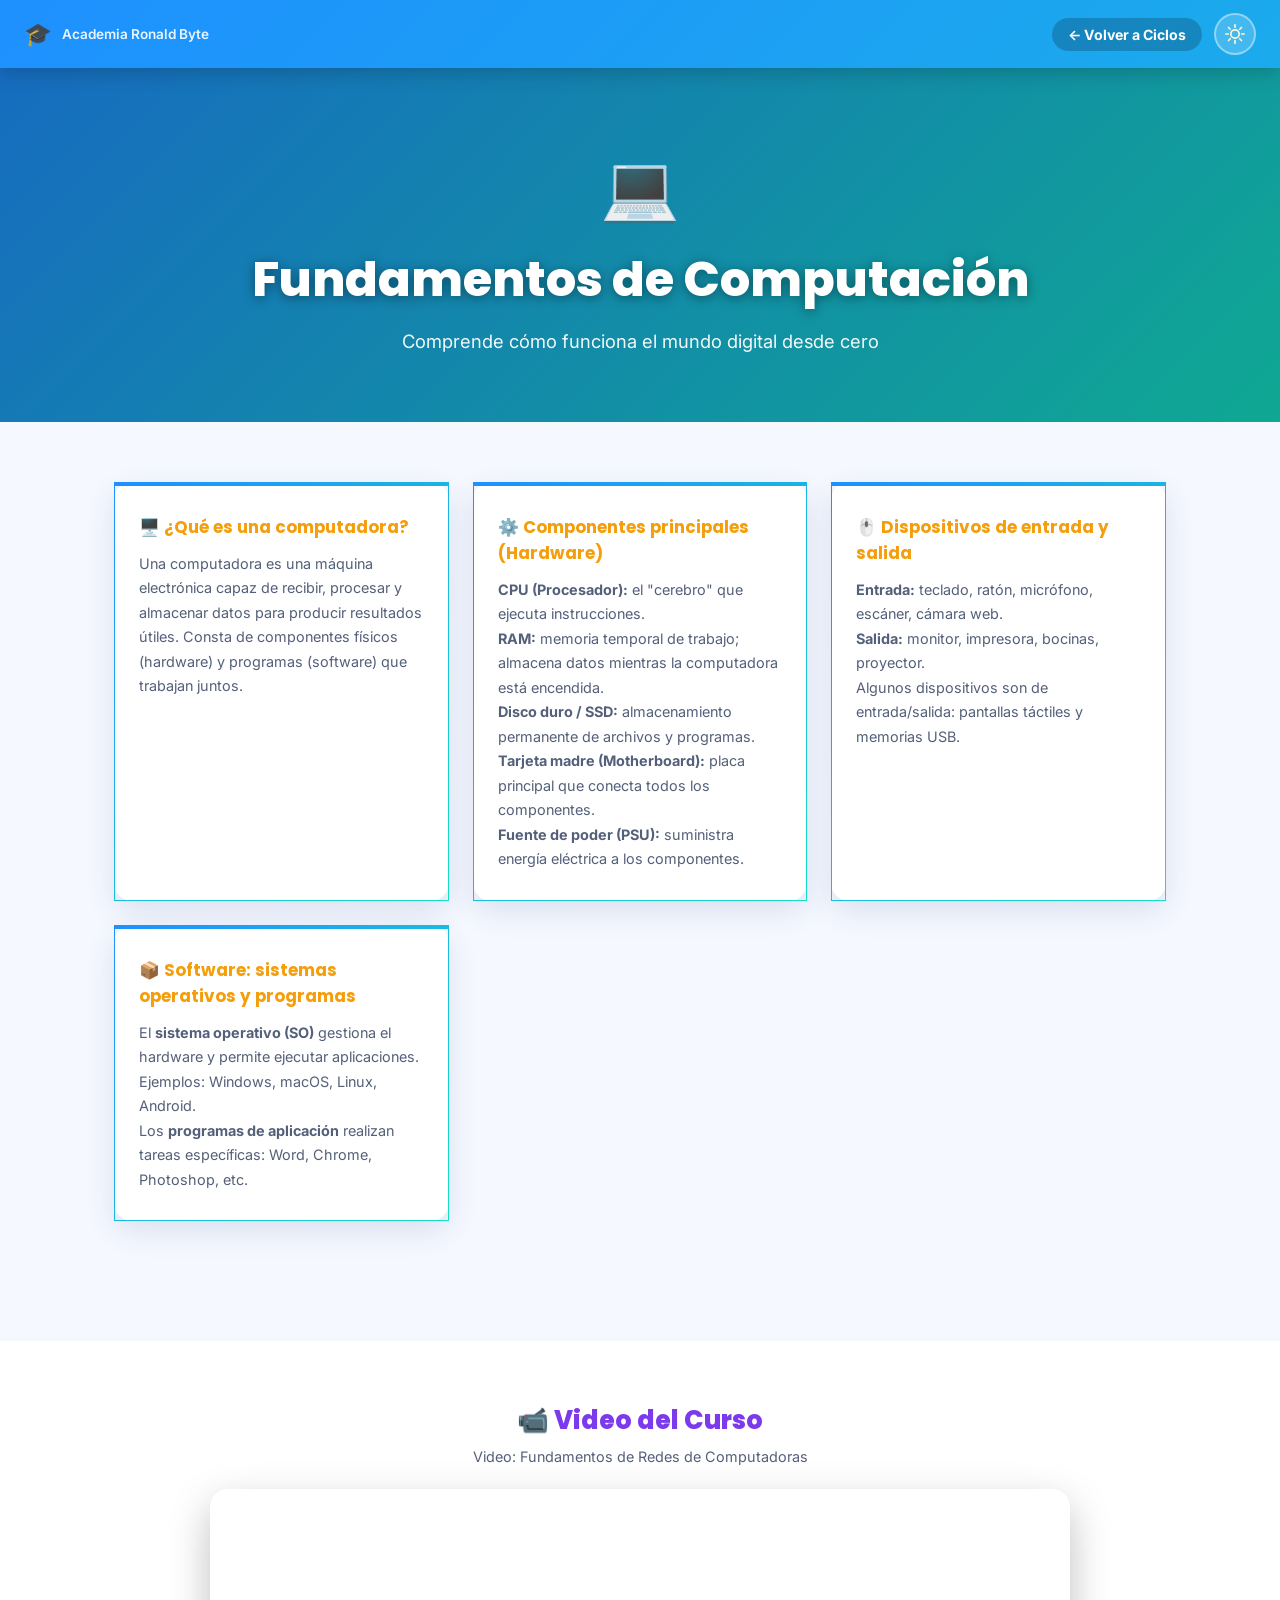
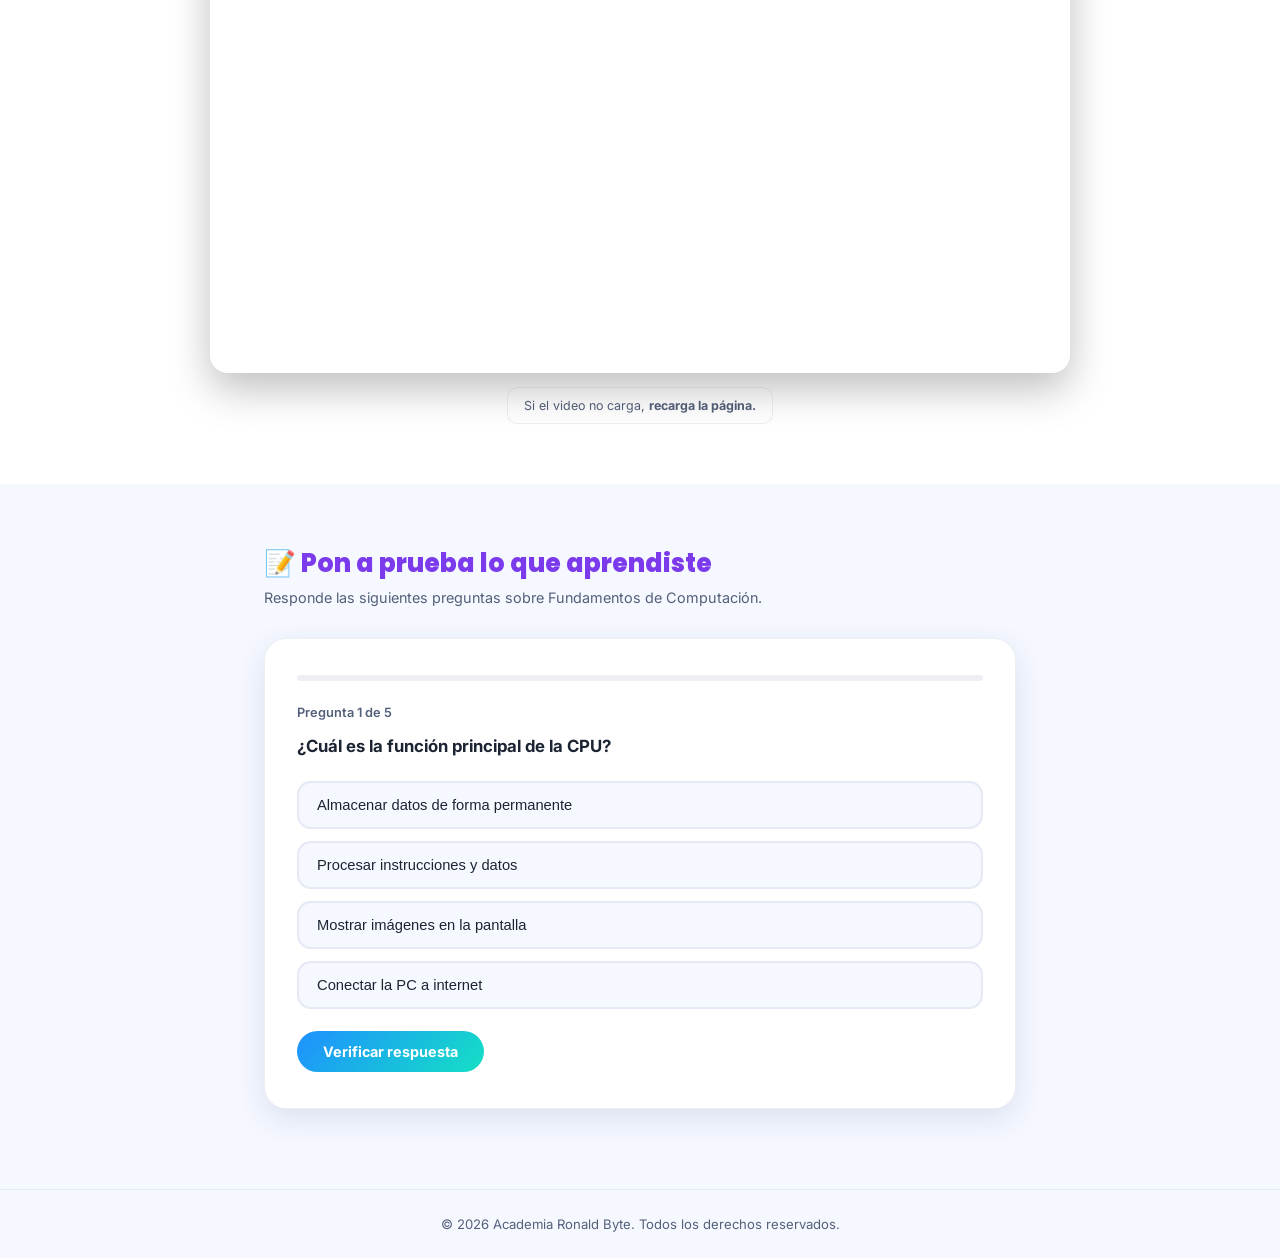
<file: CURSOS/fundamentos.html>
<!DOCTYPE html>
<html lang="es">
<head>
<meta charset="UTF-8">
<meta name="viewport" content="width=device-width, initial-scale=1.0">
<title>Fundamentos de Computación - Academia Ronald Byte</title>
<link rel="preconnect" href="https://fonts.googleapis.com">
<link rel="preconnect" href="https://fonts.gstatic.com" crossorigin>
<link href="https://fonts.googleapis.com/css2?family=Poppins:wght@400;600;700;800&family=Inter:wght@400;500;600&display=swap" rel="stylesheet">
<link rel="stylesheet" href="../styleV1.css">
<style>
  /* ===== CICLO PAGE SPECIFIC STYLES ===== */
  .ciclo-header{
    position:sticky;top:0;z-index:1000;
    background:linear-gradient(135deg,#1e90ff,#14e0c4);
    background-size:300% 300%;
    animation:gradientMove 10s ease infinite;
    box-shadow:0 4px 20px rgba(0,0,0,0.2);
  }
  .ciclo-topbar{
    max-width:1300px;margin:0 auto;
    display:flex;align-items:center;justify-content:space-between;
    padding:0 24px;height:68px;
  }
  .ciclo-brand{display:flex;align-items:center;gap:10px;color:#fff;font-weight:800;font-size:1rem;text-decoration:none;}
  .ciclo-brand span{opacity:.9;font-size:.85rem;font-weight:600;}
  .ciclo-topbar-right{display:flex;align-items:center;gap:12px;}
  .back-btn{
    color:#fff;text-decoration:none;font-weight:700;font-size:.88rem;
    padding:8px 16px;border-radius:20px;background:rgba(0,0,0,.2);
    transition:background .2s;
  }
  .back-btn:hover{background:rgba(0,0,0,.35);}
  .ciclo-theme-btn{
    width:42px;height:42px;border-radius:50%;border:2px solid rgba(255,255,255,.4);
    background:rgba(255,255,255,.18);display:flex;align-items:center;justify-content:center;
    cursor:pointer;transition:transform .3s,background .3s;
  }
  .ciclo-theme-btn:hover{transform:scale(1.08) rotate(15deg);background:rgba(255,255,255,.3);}
  .ciclo-theme-btn svg{width:20px;height:20px;}

  /* Hero */
  .ciclo-hero{
    padding:80px 24px 70px;
    background:linear-gradient(135deg,#1e90ff,#14e0c4);
    text-align:center;color:#fff;
    position:relative;overflow:hidden;
  }
  .ciclo-hero::after{
    content:"";position:absolute;inset:0;
    background:rgba(0,0,0,.25);
  }
  .ciclo-hero-inner{position:relative;z-index:1;max-width:800px;margin:0 auto;}
  .ciclo-hero-icon{font-size:4rem;margin-bottom:18px;display:block;}
  .ciclo-hero h1{font-size:clamp(1.8rem,5vw,3rem);font-weight:800;margin-bottom:14px;text-shadow:0 2px 12px rgba(0,0,0,.4);}
  .ciclo-hero p{font-size:clamp(.95rem,2vw,1.15rem);opacity:.95;max-width:600px;margin:0 auto;}

  /* Info sections */
  .ciclo-content{max-width:1100px;margin:0 auto;padding:60px 24px;}
  .info-grid{display:grid;grid-template-columns:repeat(auto-fit,minmax(280px,1fr));gap:24px;margin-bottom:60px;}
  .info-card{
    background:var(--card-bg);border:1px solid var(--border-soft);
    border-radius:18px;padding:28px 24px;box-shadow:var(--card-shadow);
    border-top:4px solid transparent;
    border-image:linear-gradient(135deg,#1e90ff,#14e0c4) 1;
    transition:transform .3s;
  }
  .info-card:hover{transform:translateY(-6px);}
  .info-card h3{color:var(--orange-deep);font-size:1.05rem;margin-bottom:12px;}
  [data-theme="dark"] .info-card h3{color:#fbbf24;}
  .info-card p{color:var(--text-soft);font-size:.9rem;line-height:1.7;}
  .info-card code{
    display:inline-block;background:var(--bg);color:var(--blue-2);
    padding:8px 12px;border-radius:8px;font-size:.82rem;
    margin-top:8px;white-space:pre-wrap;line-height:1.6;
  }
  [data-theme="dark"] .info-card code{color:#7dd3fc;background:#0d1529;}

  /* Video */
  .ciclo-video-section{background:var(--bg-soft);padding:60px 24px;}
  .ciclo-video-inner{max-width:860px;margin:0 auto;text-align:center;}
  .ciclo-video-inner h2{font-size:1.6rem;font-weight:800;color:var(--purple-accent);margin-bottom:8px;}
  [data-theme="dark"] .ciclo-video-inner h2{color:#c4a4ff;}
  .ciclo-video-inner p.video-sub{color:var(--text-soft);font-size:.9rem;margin-bottom:24px;}
  .video-wrap{
    position:relative;width:100%;padding-bottom:56.25%;
    border-radius:18px;overflow:hidden;box-shadow:0 16px 40px rgba(0,0,0,.25);
  }
  .video-wrap iframe{position:absolute;inset:0;width:100%;height:100%;border:0;}
  .video-note{
    margin-top:14px;font-size:.78rem;color:var(--text-soft);
    background:var(--card-bg);border:1px solid var(--border-soft);
    border-radius:10px;padding:10px 16px;display:inline-block;
  }

  /* Quiz */
  .ciclo-quiz-section{max-width:800px;margin:0 auto;padding:60px 24px 80px;}
  .ciclo-quiz-section h2{font-size:1.6rem;font-weight:800;color:var(--purple-accent);margin-bottom:6px;}
  [data-theme="dark"] .ciclo-quiz-section h2{color:#c4a4ff;}
  .quiz-subtitle{color:var(--text-soft);font-size:.9rem;margin-bottom:32px;}

  .quiz-box{background:var(--card-bg);border:1px solid var(--border-soft);border-radius:22px;padding:36px 32px;box-shadow:var(--card-shadow);}

  .quiz-progress-bar{
    height:6px;background:var(--border-soft);border-radius:4px;margin-bottom:24px;overflow:hidden;
  }
  .quiz-progress-fill{
    height:100%;background:linear-gradient(135deg,#1e90ff,#14e0c4);border-radius:4px;
    transition:width .4s ease;
  }
  .quiz-counter{font-size:.8rem;color:var(--text-soft);margin-bottom:14px;font-weight:600;}
  .quiz-question{font-size:1.05rem;font-weight:700;color:var(--text);margin-bottom:22px;line-height:1.5;}

  .quiz-options{display:flex;flex-direction:column;gap:12px;margin-bottom:22px;}
  .quiz-opt{
    background:var(--bg);border:2px solid var(--border-soft);
    border-radius:14px;padding:14px 18px;
    cursor:pointer;font-size:.92rem;font-weight:500;color:var(--text);
    text-align:left;transition:border-color .2s,background .2s,transform .15s;
  }
  .quiz-opt:hover:not(.disabled){border-color:var(--blue-2);background:rgba(37,99,235,.06);transform:translateX(4px);}
  .quiz-opt.selected{border-color:var(--blue-2);background:rgba(37,99,235,.1);}
  .quiz-opt.correct{border-color:var(--green-accent)!important;background:rgba(34,197,94,.12)!important;color:var(--green-accent);font-weight:700;}
  .quiz-opt.wrong{border-color:#ef4444!important;background:rgba(239,68,68,.1)!important;color:#ef4444;}
  .quiz-opt.disabled{pointer-events:none;}

  .quiz-feedback{
    display:none;padding:14px 16px;border-radius:12px;
    font-size:.86rem;line-height:1.6;margin-bottom:18px;
  }
  .quiz-feedback.show{display:block;}
  .quiz-feedback.ok{background:rgba(34,197,94,.12);color:#15803d;border-left:4px solid var(--green-accent);}
  [data-theme="dark"] .quiz-feedback.ok{color:#4ade80;}
  .quiz-feedback.fail{background:rgba(239,68,68,.1);color:#b91c1c;border-left:4px solid #ef4444;}
  [data-theme="dark"] .quiz-feedback.fail{color:#fca5a5;}

  .quiz-btn-row{display:flex;gap:12px;flex-wrap:wrap;}
  .quiz-btn{
    padding:12px 26px;border-radius:30px;border:none;
    font-weight:700;font-size:.9rem;cursor:pointer;
    transition:transform .2s,filter .2s;font-family:inherit;
  }
  .quiz-btn:hover{transform:translateY(-2px);filter:brightness(1.08);}
  .btn-check{background:linear-gradient(135deg,#1e90ff,#14e0c4);color:#fff;}
  .btn-next{background:var(--orange-accent);color:#1c2433;display:none;}
  .btn-retry{background:linear-gradient(135deg,#1e90ff,#14e0c4);color:#fff;}

  .quiz-result{display:none;text-align:center;padding:10px 0;}
  .quiz-result.show{display:block;}
  .result-emoji{font-size:3.5rem;margin-bottom:14px;display:block;}
  .result-score{font-size:1.6rem;font-weight:800;color:var(--text);margin-bottom:8px;}
  .result-msg{color:var(--text-soft);font-size:.95rem;margin-bottom:24px;}

  /* Footer ciclo */
  .ciclo-footer{text-align:center;padding:26px;color:var(--text-soft);font-size:.82rem;border-top:1px solid var(--border-soft);}

  @media(max-width:600px){
    .ciclo-topbar{padding:0 14px;}
    .ciclo-hero{padding:56px 18px 50px;}
    .ciclo-content{padding:40px 16px;}
    .quiz-box{padding:24px 18px;}
    .ciclo-video-section,.ciclo-quiz-section{padding-left:16px;padding-right:16px;}
  }
</style>
</head>
<body>

<header class="ciclo-header">
  <div class="ciclo-topbar">
    <a href="../index.html" class="ciclo-brand">
      <span style="font-size:1.4rem;">🎓</span>
      <span>Academia Ronald Byte</span>
    </a>
    <div class="ciclo-topbar-right">
      <a href="../index.html" class="back-btn">← Volver a Ciclos</a>
      <button class="ciclo-theme-btn" id="themeToggle" aria-label="Cambiar tema">
        <svg id="sunIcon" viewBox="0 0 24 24" fill="none" stroke="#fff7d6" stroke-width="2" stroke-linecap="round">
          <circle cx="12" cy="12" r="5"></circle>
          <line x1="12" y1="1" x2="12" y2="4"></line><line x1="12" y1="20" x2="12" y2="23"></line>
          <line x1="4.2" y1="4.2" x2="6.3" y2="6.3"></line><line x1="17.7" y1="17.7" x2="19.8" y2="19.8"></line>
          <line x1="1" y1="12" x2="4" y2="12"></line><line x1="20" y1="12" x2="23" y2="12"></line>
          <line x1="4.2" y1="19.8" x2="6.3" y2="17.7"></line><line x1="17.7" y1="6.3" x2="19.8" y2="4.2"></line>
        </svg>
        <svg id="moonIcon" viewBox="0 0 24 24" fill="#dbe6ff" style="display:none;">
          <path d="M21 12.79A9 9 0 1 1 11.21 3 7 7 0 0 0 21 12.79z"></path>
        </svg>
      </button>
    </div>
  </div>
</header>

<!-- HERO -->
<section class="ciclo-hero">
  <div class="ciclo-hero-inner">
    <span class="ciclo-hero-icon">💻</span>
    <h1>Fundamentos de Computación</h1>
    <p>Comprende cómo funciona el mundo digital desde cero</p>
  </div>
</section>

<!-- INFORMACIÓN -->
<section>
  <div class="ciclo-content">
    <div class="info-grid">
      <div class="info-card"><h3>🖥️ ¿Qué es una computadora?</h3><p>Una computadora es una máquina electrónica capaz de recibir, procesar y almacenar datos para producir resultados útiles. Consta de componentes físicos (hardware) y programas (software) que trabajan juntos.</p></div>
      <div class="info-card"><h3>⚙️ Componentes principales (Hardware)</h3><p><strong>CPU (Procesador):</strong> el "cerebro" que ejecuta instrucciones.<br><strong>RAM:</strong> memoria temporal de trabajo; almacena datos mientras la computadora está encendida.<br><strong>Disco duro / SSD:</strong> almacenamiento permanente de archivos y programas.<br><strong>Tarjeta madre (Motherboard):</strong> placa principal que conecta todos los componentes.<br><strong>Fuente de poder (PSU):</strong> suministra energía eléctrica a los componentes.</p></div>
      <div class="info-card"><h3>🖱️ Dispositivos de entrada y salida</h3><p><strong>Entrada:</strong> teclado, ratón, micrófono, escáner, cámara web.<br><strong>Salida:</strong> monitor, impresora, bocinas, proyector.<br>Algunos dispositivos son de entrada/salida: pantallas táctiles y memorias USB.</p></div>
      <div class="info-card"><h3>📦 Software: sistemas operativos y programas</h3><p>El <strong>sistema operativo (SO)</strong> gestiona el hardware y permite ejecutar aplicaciones. Ejemplos: Windows, macOS, Linux, Android.<br>Los <strong>programas de aplicación</strong> realizan tareas específicas: Word, Chrome, Photoshop, etc.</p></div>

    </div>
  </div>
</section>

<!-- VIDEO -->
<section class="ciclo-video-section">
  <div class="ciclo-video-inner">
    <h2>📹 Video del Curso</h2>
    <p class="video-sub">Video: Fundamentos de Redes de Computadoras</p>
    <div class="video-wrap">
      <iframe 
        src="https://www.youtube-nocookie.com/embed/GqIFy_0di_Q" 
        title="Video: Fundamentos de Redes de Computadoras" 
        frameborder="0" 
        allow="accelerometer; autoplay; clipboard-write; encrypted-media; gyroscope; picture-in-picture" 
        allowfullscreen>
      </iframe>
    </div>
    <p class="video-note">Si el video no carga, <strong>recarga la página.</strong></p>
  </div>
</section>

<!-- QUIZ -->
<section class="ciclo-quiz-section">
  <h2>📝 Pon a prueba lo que aprendiste</h2>
  <p class="quiz-subtitle">Responde las siguientes preguntas sobre Fundamentos de Computación.</p>

  <div class="quiz-box" id="quizBox">
    <div class="quiz-progress-bar"><div class="quiz-progress-fill" id="progressFill" style="width:0%"></div></div>
    <div class="quiz-counter" id="quizCounter">Pregunta 1 de 5</div>
    <div class="quiz-question" id="quizQuestion"></div>
    <div class="quiz-options" id="quizOptions"></div>
    <div class="quiz-feedback" id="quizFeedback"></div>
    <div class="quiz-btn-row">
      <button class="quiz-btn btn-check" id="btnCheck" onclick="checkAnswer()">Verificar respuesta</button>
      <button class="quiz-btn btn-next" id="btnNext" onclick="nextQuestion()">Siguiente →</button>
    </div>
    <div class="quiz-result" id="quizResult">
      <span class="result-emoji" id="resultEmoji"></span>
      <div class="result-score" id="resultScore"></div>
      <div class="result-msg" id="resultMsg"></div>
      <button class="quiz-btn btn-retry" onclick="startQuiz()">🔄 Intentar de nuevo</button>
    </div>
  </div>
</section>

<footer class="ciclo-footer">
  © 2026 Academia Ronald Byte. Todos los derechos reservados.
</footer>

<script>
// ===== TEMA CLARO / OSCURO =====
const themeToggle = document.getElementById('themeToggle');
const sunIcon     = document.getElementById('sunIcon');
const moonIcon    = document.getElementById('moonIcon');
const root        = document.documentElement;

function setTheme(t){
  if(t==='dark'){ root.setAttribute('data-theme','dark'); sunIcon.style.display='none'; moonIcon.style.display='block'; }
  else { root.removeAttribute('data-theme'); sunIcon.style.display='block'; moonIcon.style.display='none'; }
}
setTheme('light');
themeToggle.addEventListener('click',()=>{
  setTheme(root.getAttribute('data-theme')==='dark' ? 'light' : 'dark');
});

// ===== QUIZ =====
const QUESTIONS = [{"q": "¿Cuál es la función principal de la CPU?", "opts": ["Almacenar datos de forma permanente", "Procesar instrucciones y datos", "Mostrar imágenes en la pantalla", "Conectar la PC a internet"], "correct": 1, "exp": "La CPU (Unidad Central de Procesamiento) es el componente que ejecuta las instrucciones de los programas; por eso se llama el \"cerebro\" de la computadora."}, {"q": "¿Qué significa la sigla RAM?", "opts": ["Registro de Acceso Múltiple", "Rapid Application Module", "Random Access Memory", "Red de Almacenamiento Móvil"], "correct": 2, "exp": "RAM significa \"Random Access Memory\" (Memoria de Acceso Aleatorio). Es la memoria temporal que usa la computadora mientras trabaja; se borra al apagar el equipo."}, {"q": "¿Cuál de estos es un dispositivo de almacenamiento permanente?", "opts": ["RAM", "CPU", "Disco duro (HDD/SSD)", "Monitor"], "correct": 2, "exp": "El disco duro (HDD) o la unidad de estado sólido (SSD) guardan datos de forma permanente, incluso cuando la computadora está apagada."}, {"q": "¿Cuál de los siguientes es un sistema operativo?", "opts": ["Microsoft Word", "Google Chrome", "Python", "Windows 11"], "correct": 3, "exp": "Windows 11 es un sistema operativo. Word es un procesador de texto, Chrome es un navegador y Python es un lenguaje de programación."}, {"q": "La tarjeta madre (motherboard) tiene como función principal:", "opts": ["Procesar cálculos matemáticos", "Conectar e interconectar todos los componentes del equipo", "Almacenar el sistema operativo", "Convertir la corriente eléctrica"], "correct": 1, "exp": "La tarjeta madre es la placa principal que permite la comunicación entre todos los componentes: CPU, RAM, discos, tarjetas de expansión, etc."}];

let current = 0, score = 0, selected = null;

function startQuiz(){
  current = 0; score = 0; selected = null;
  document.getElementById('quizResult').classList.remove('show');
  document.getElementById('quizBox').querySelectorAll('.quiz-counter,.quiz-question,.quiz-options,.quiz-feedback,.quiz-btn-row')
    .forEach(el => el.style.display = '');
  renderQuestion();
}

function renderQuestion(){
  const q = QUESTIONS[current];
  document.getElementById('quizCounter').textContent = 'Pregunta ' + (current+1) + ' de ' + QUESTIONS.length;
  document.getElementById('progressFill').style.width = (current/QUESTIONS.length*100) + '%';
  document.getElementById('quizQuestion').textContent = q.q;
  document.getElementById('quizFeedback').className = 'quiz-feedback';
  document.getElementById('quizFeedback').textContent = '';
  document.getElementById('btnCheck').style.display = 'inline-block';
  document.getElementById('btnNext').style.display  = 'none';
  selected = null;

  const optDiv = document.getElementById('quizOptions');
  optDiv.innerHTML = '';
  q.opts.forEach((opt, i) => {
    const btn = document.createElement('button');
    btn.className = 'quiz-opt';
    btn.textContent = opt;
    btn.onclick = () => selectOpt(i);
    optDiv.appendChild(btn);
  });
}

function selectOpt(i){
  selected = i;
  document.querySelectorAll('.quiz-opt').forEach((b,j) => {
    b.classList.toggle('selected', j===i);
  });
}

function checkAnswer(){
  if(selected === null){ alert('Selecciona una opción primero.'); return; }
  const q = QUESTIONS[current];
  const opts = document.querySelectorAll('.quiz-opt');
  opts.forEach((b,i) => {
    b.classList.add('disabled');
    if(i === q.correct) b.classList.add('correct');
    else if(i === selected && selected !== q.correct) b.classList.add('wrong');
  });
  const fb = document.getElementById('quizFeedback');
  if(selected === q.correct){
    score++;
    fb.className = 'quiz-feedback show ok';
    fb.innerHTML = '✅ <strong>¡Correcto!</strong> ' + q.exp;
  } else {
    fb.className = 'quiz-feedback show fail';
    fb.innerHTML = '❌ <strong>Incorrecto.</strong> ' + q.exp;
  }
  document.getElementById('btnCheck').style.display = 'none';
  document.getElementById('btnNext').style.display  = 'inline-block';
  if(current === QUESTIONS.length-1) document.getElementById('btnNext').textContent = 'Ver resultado 🏁';
}

function nextQuestion(){
  current++;
  if(current < QUESTIONS.length){ renderQuestion(); }
  else { showResult(); }
}

function showResult(){
  document.getElementById('progressFill').style.width = '100%';
  document.querySelectorAll('.quiz-counter,.quiz-question,.quiz-options,.quiz-feedback,.quiz-btn-row')
    .forEach(el => el.style.display = 'none');
  const r = document.getElementById('quizResult');
  r.classList.add('show');
  const pct = score/QUESTIONS.length;
  let emoji, msg;
  if(pct===1)       { emoji='🏆'; msg='¡Perfecto! Dominaste todos los conceptos de este ciclo.'; }
  else if(pct>=0.8) { emoji='🎉'; msg='¡Excelente! Muy buen dominio del tema.'; }
  else if(pct>=0.6) { emoji='👍'; msg='¡Bien! Repasa los temas donde fallaste para afianzar tu aprendizaje.'; }
  else              { emoji='📚'; msg='Revisa el material del ciclo y vuelve a intentarlo. ¡Tú puedes!'; }
  document.getElementById('resultEmoji').textContent = emoji;
  document.getElementById('resultScore').textContent = score + ' / ' + QUESTIONS.length + ' correctas';
  document.getElementById('resultMsg').textContent   = msg;
}

startQuiz();
</script>
</body>
</html>
</file>
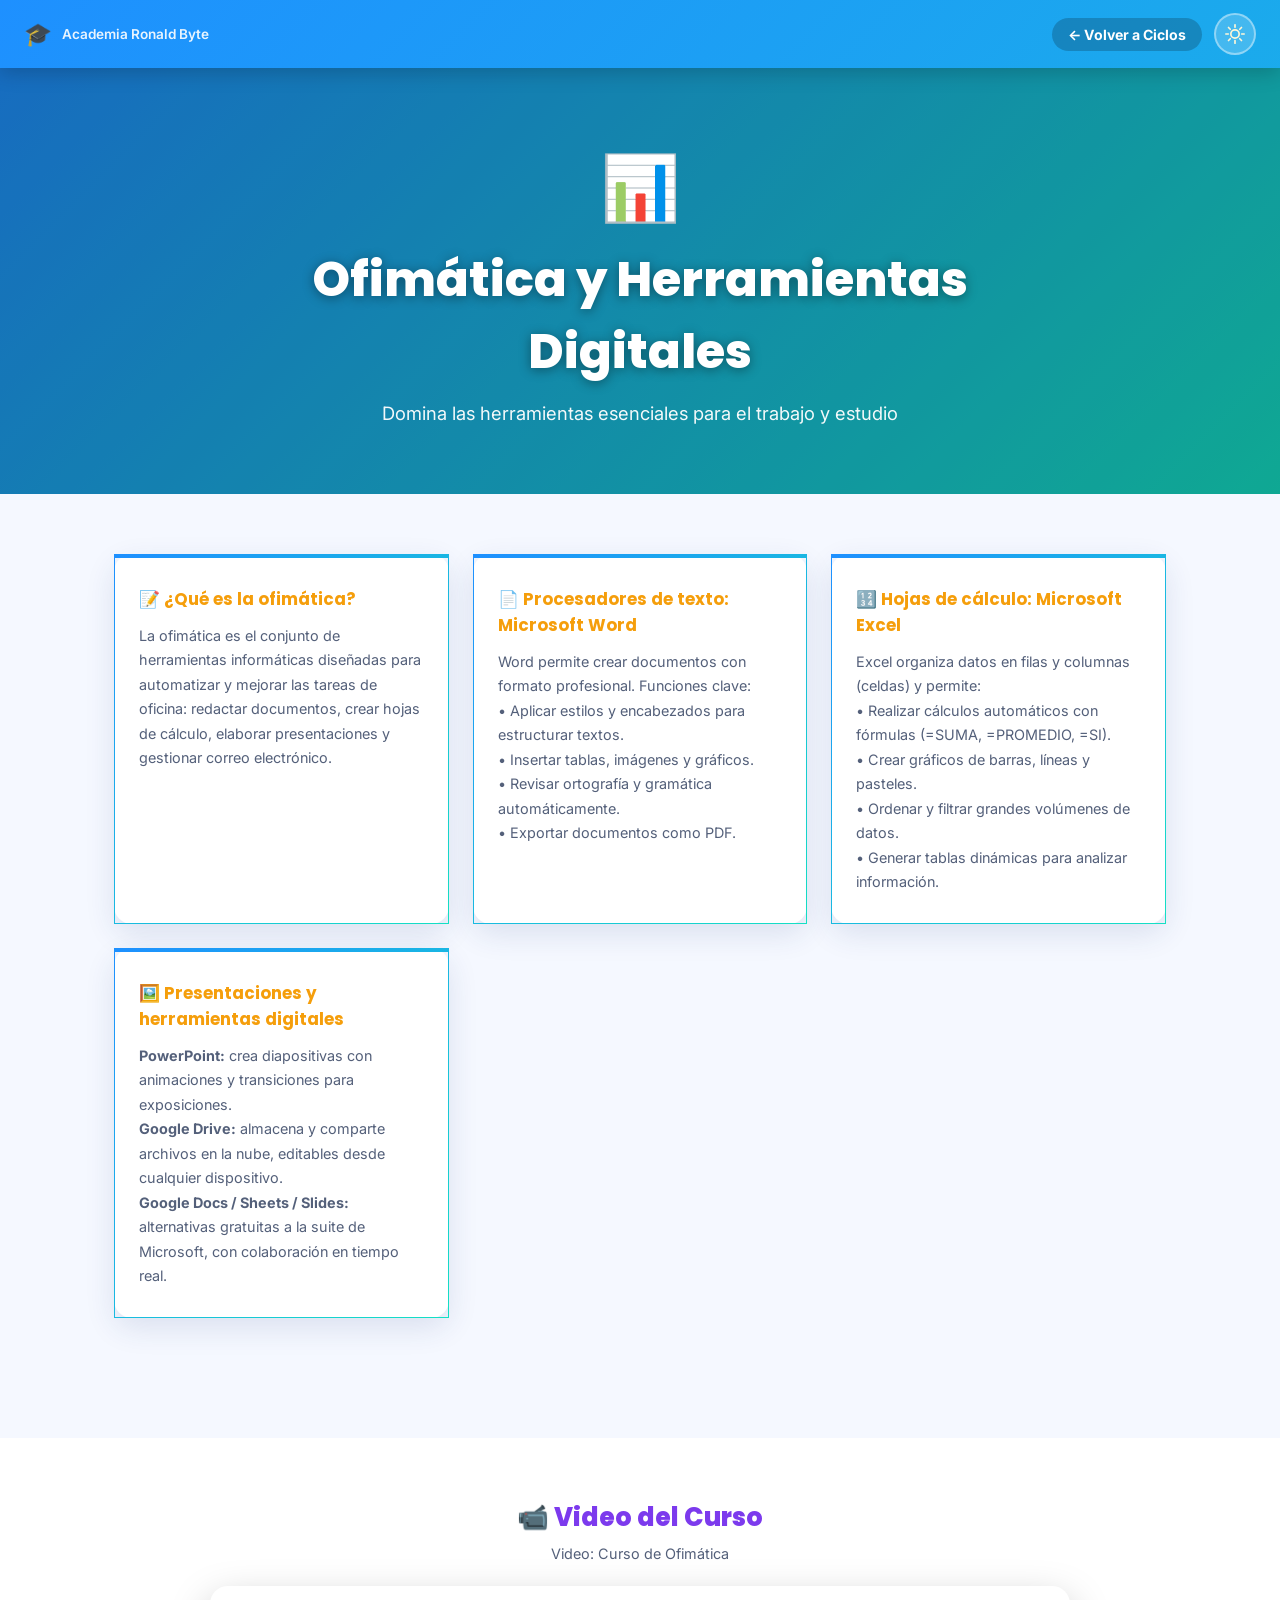
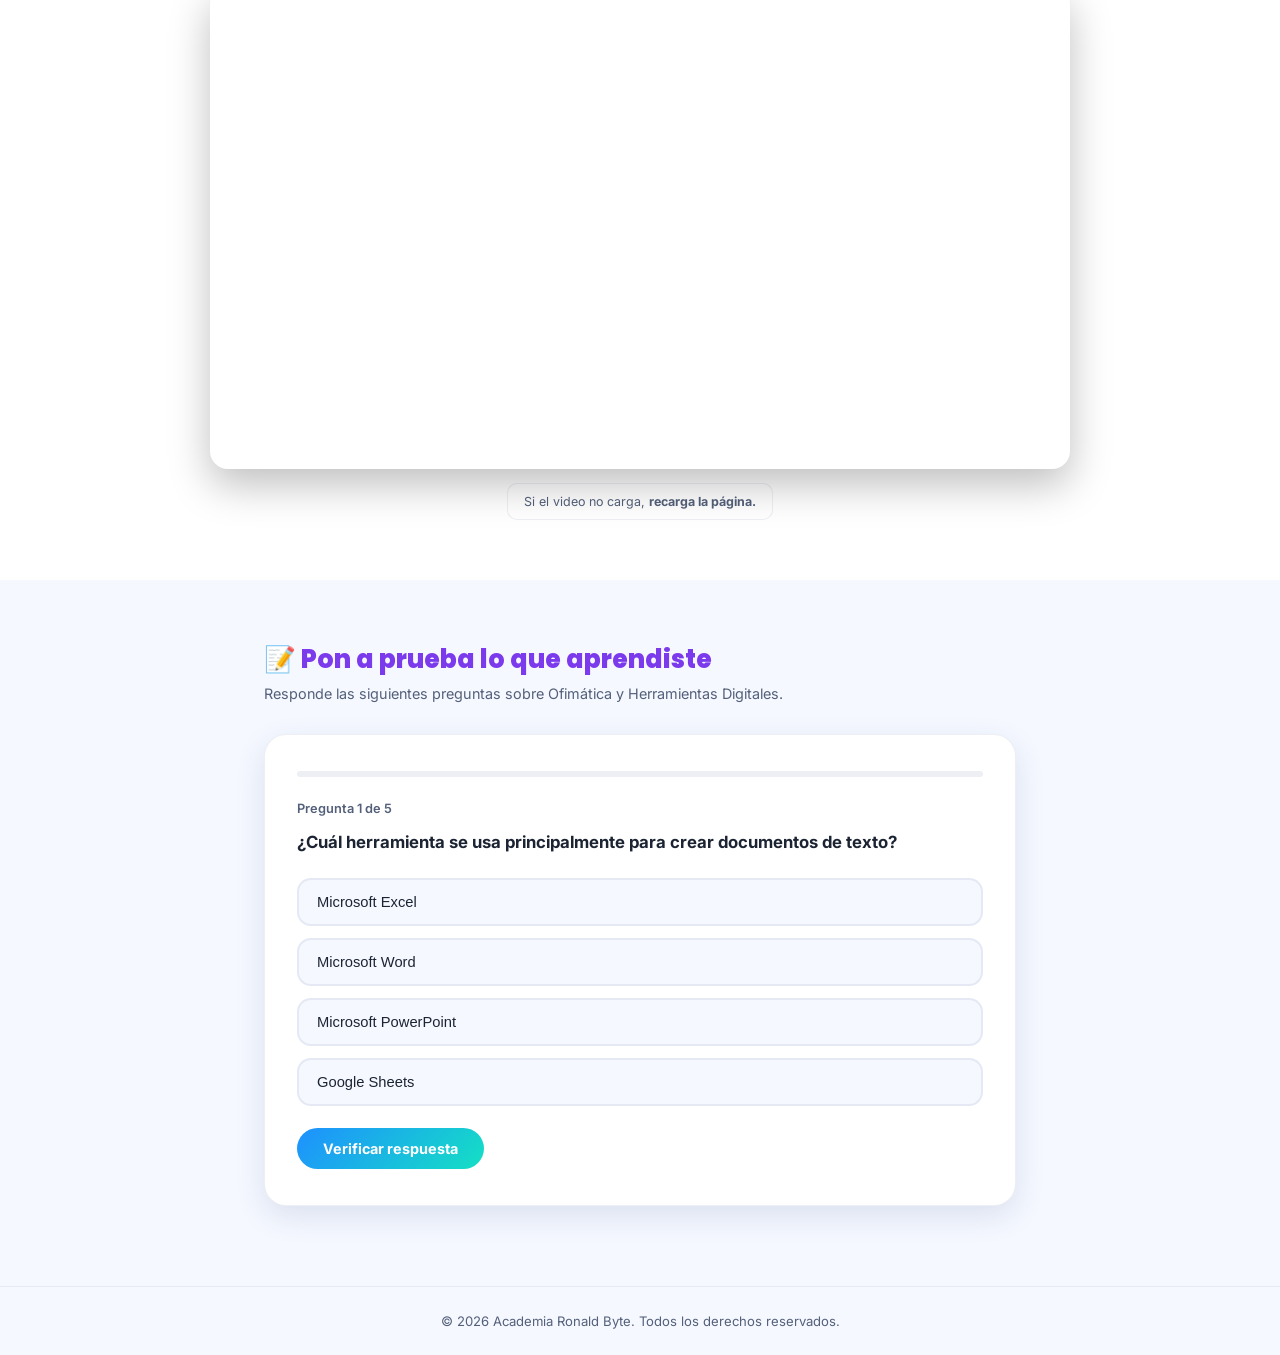
<file: CURSOS/ofimatica.html>
<!DOCTYPE html>
<html lang="es">
<head>
<meta charset="UTF-8">
<meta name="viewport" content="width=device-width, initial-scale=1.0">
<title>Ofimática y Herramientas Digitales - Academia Ronald Byte</title>
<link rel="preconnect" href="https://fonts.googleapis.com">
<link rel="preconnect" href="https://fonts.gstatic.com" crossorigin>
<link href="https://fonts.googleapis.com/css2?family=Poppins:wght@400;600;700;800&family=Inter:wght@400;500;600&display=swap" rel="stylesheet">
<link rel="stylesheet" href="../styleV1.css">

<style>
  /* ===== CICLO PAGE SPECIFIC STYLES ===== */
  .ciclo-header{
    position:sticky;top:0;z-index:1000;
    background:linear-gradient(135deg,#1e90ff,#14e0c4);
    background-size:300% 300%;
    animation:gradientMove 10s ease infinite;
    box-shadow:0 4px 20px rgba(0,0,0,0.2);
  }
  .ciclo-topbar{
    max-width:1300px;margin:0 auto;
    display:flex;align-items:center;justify-content:space-between;
    padding:0 24px;height:68px;
  }
  .ciclo-brand{display:flex;align-items:center;gap:10px;color:#fff;font-weight:800;font-size:1rem;text-decoration:none;}
  .ciclo-brand span{opacity:.9;font-size:.85rem;font-weight:600;}
  .ciclo-topbar-right{display:flex;align-items:center;gap:12px;}
  .back-btn{
    color:#fff;text-decoration:none;font-weight:700;font-size:.88rem;
    padding:8px 16px;border-radius:20px;background:rgba(0,0,0,.2);
    transition:background .2s;
  }
  .back-btn:hover{background:rgba(0,0,0,.35);}
  .ciclo-theme-btn{
    width:42px;height:42px;border-radius:50%;border:2px solid rgba(255,255,255,.4);
    background:rgba(255,255,255,.18);display:flex;align-items:center;justify-content:center;
    cursor:pointer;transition:transform .3s,background .3s;
  }
  .ciclo-theme-btn:hover{transform:scale(1.08) rotate(15deg);background:rgba(255,255,255,.3);}
  .ciclo-theme-btn svg{width:20px;height:20px;}

  /* Hero */
  .ciclo-hero{
    padding:80px 24px 70px;
    background:linear-gradient(135deg,#1e90ff,#14e0c4);
    text-align:center;color:#fff;
    position:relative;overflow:hidden;
  }
  .ciclo-hero::after{
    content:"";position:absolute;inset:0;
    background:rgba(0,0,0,.25);
  }
  .ciclo-hero-inner{position:relative;z-index:1;max-width:800px;margin:0 auto;}
  .ciclo-hero-icon{font-size:4rem;margin-bottom:18px;display:block;}
  .ciclo-hero h1{font-size:clamp(1.8rem,5vw,3rem);font-weight:800;margin-bottom:14px;text-shadow:0 2px 12px rgba(0,0,0,.4);}
  .ciclo-hero p{font-size:clamp(.95rem,2vw,1.15rem);opacity:.95;max-width:600px;margin:0 auto;}

  /* Info sections */
  .ciclo-content{max-width:1100px;margin:0 auto;padding:60px 24px;}
  .info-grid{display:grid;grid-template-columns:repeat(auto-fit,minmax(280px,1fr));gap:24px;margin-bottom:60px;}
  .info-card{
    background:var(--card-bg);border:1px solid var(--border-soft);
    border-radius:18px;padding:28px 24px;box-shadow:var(--card-shadow);
    border-top:4px solid transparent;
    border-image:linear-gradient(135deg,#1e90ff,#14e0c4) 1;
    transition:transform .3s;
  }
  .info-card:hover{transform:translateY(-6px);}
  .info-card h3{color:var(--orange-deep);font-size:1.05rem;margin-bottom:12px;}
  [data-theme="dark"] .info-card h3{color:#fbbf24;}
  .info-card p{color:var(--text-soft);font-size:.9rem;line-height:1.7;}
  .info-card code{
    display:inline-block;background:var(--bg);color:var(--blue-2);
    padding:8px 12px;border-radius:8px;font-size:.82rem;
    margin-top:8px;white-space:pre-wrap;line-height:1.6;
  }
  [data-theme="dark"] .info-card code{color:#7dd3fc;background:#0d1529;}

  /* Video */
  .ciclo-video-section{background:var(--bg-soft);padding:60px 24px;}
  .ciclo-video-inner{max-width:860px;margin:0 auto;text-align:center;}
  .ciclo-video-inner h2{font-size:1.6rem;font-weight:800;color:var(--purple-accent);margin-bottom:8px;}
  [data-theme="dark"] .ciclo-video-inner h2{color:#c4a4ff;}
  .ciclo-video-inner p.video-sub{color:var(--text-soft);font-size:.9rem;margin-bottom:24px;}
  .video-wrap{
    position:relative;width:100%;padding-bottom:56.25%;
    border-radius:18px;overflow:hidden;box-shadow:0 16px 40px rgba(0,0,0,.25);
  }
  .video-wrap iframe{position:absolute;inset:0;width:100%;height:100%;border:0;}
  .video-note{
    margin-top:14px;font-size:.78rem;color:var(--text-soft);
    background:var(--card-bg);border:1px solid var(--border-soft);
    border-radius:10px;padding:10px 16px;display:inline-block;
  }

  /* Quiz */
  .ciclo-quiz-section{max-width:800px;margin:0 auto;padding:60px 24px 80px;}
  .ciclo-quiz-section h2{font-size:1.6rem;font-weight:800;color:var(--purple-accent);margin-bottom:6px;}
  [data-theme="dark"] .ciclo-quiz-section h2{color:#c4a4ff;}
  .quiz-subtitle{color:var(--text-soft);font-size:.9rem;margin-bottom:32px;}

  .quiz-box{background:var(--card-bg);border:1px solid var(--border-soft);border-radius:22px;padding:36px 32px;box-shadow:var(--card-shadow);}

  .quiz-progress-bar{
    height:6px;background:var(--border-soft);border-radius:4px;margin-bottom:24px;overflow:hidden;
  }
  .quiz-progress-fill{
    height:100%;background:linear-gradient(135deg,#1e90ff,#14e0c4);border-radius:4px;
    transition:width .4s ease;
  }
  .quiz-counter{font-size:.8rem;color:var(--text-soft);margin-bottom:14px;font-weight:600;}
  .quiz-question{font-size:1.05rem;font-weight:700;color:var(--text);margin-bottom:22px;line-height:1.5;}

  .quiz-options{display:flex;flex-direction:column;gap:12px;margin-bottom:22px;}
  .quiz-opt{
    background:var(--bg);border:2px solid var(--border-soft);
    border-radius:14px;padding:14px 18px;
    cursor:pointer;font-size:.92rem;font-weight:500;color:var(--text);
    text-align:left;transition:border-color .2s,background .2s,transform .15s;
  }
  .quiz-opt:hover:not(.disabled){border-color:var(--blue-2);background:rgba(37,99,235,.06);transform:translateX(4px);}
  .quiz-opt.selected{border-color:var(--blue-2);background:rgba(37,99,235,.1);}
  .quiz-opt.correct{border-color:var(--green-accent)!important;background:rgba(34,197,94,.12)!important;color:var(--green-accent);font-weight:700;}
  .quiz-opt.wrong{border-color:#ef4444!important;background:rgba(239,68,68,.1)!important;color:#ef4444;}
  .quiz-opt.disabled{pointer-events:none;}

  .quiz-feedback{
    display:none;padding:14px 16px;border-radius:12px;
    font-size:.86rem;line-height:1.6;margin-bottom:18px;
  }
  .quiz-feedback.show{display:block;}
  .quiz-feedback.ok{background:rgba(34,197,94,.12);color:#15803d;border-left:4px solid var(--green-accent);}
  [data-theme="dark"] .quiz-feedback.ok{color:#4ade80;}
  .quiz-feedback.fail{background:rgba(239,68,68,.1);color:#b91c1c;border-left:4px solid #ef4444;}
  [data-theme="dark"] .quiz-feedback.fail{color:#fca5a5;}

  .quiz-btn-row{display:flex;gap:12px;flex-wrap:wrap;}
  .quiz-btn{
    padding:12px 26px;border-radius:30px;border:none;
    font-weight:700;font-size:.9rem;cursor:pointer;
    transition:transform .2s,filter .2s;font-family:inherit;
  }
  .quiz-btn:hover{transform:translateY(-2px);filter:brightness(1.08);}
  .btn-check{background:linear-gradient(135deg,#1e90ff,#14e0c4);color:#fff;}
  .btn-next{background:var(--orange-accent);color:#1c2433;display:none;}
  .btn-retry{background:linear-gradient(135deg,#1e90ff,#14e0c4);color:#fff;}

  .quiz-result{display:none;text-align:center;padding:10px 0;}
  .quiz-result.show{display:block;}
  .result-emoji{font-size:3.5rem;margin-bottom:14px;display:block;}
  .result-score{font-size:1.6rem;font-weight:800;color:var(--text);margin-bottom:8px;}
  .result-msg{color:var(--text-soft);font-size:.95rem;margin-bottom:24px;}

  /* Footer ciclo */
  .ciclo-footer{text-align:center;padding:26px;color:var(--text-soft);font-size:.82rem;border-top:1px solid var(--border-soft);}

  @media(max-width:600px){
    .ciclo-topbar{padding:0 14px;}
    .ciclo-hero{padding:56px 18px 50px;}
    .ciclo-content{padding:40px 16px;}
    .quiz-box{padding:24px 18px;}
    .ciclo-video-section,.ciclo-quiz-section{padding-left:16px;padding-right:16px;}
  }
</style>
</head>
<body>

<header class="ciclo-header">
  <div class="ciclo-topbar">
    <a href="../index.html" class="ciclo-brand">
      <span style="font-size:1.4rem;">🎓</span>
      <span>Academia Ronald Byte</span>
    </a>
    <div class="ciclo-topbar-right">
      <a href="../index.html" class="back-btn">← Volver a Ciclos</a>
      <button class="ciclo-theme-btn" id="themeToggle" aria-label="Cambiar tema">
        <svg id="sunIcon" viewBox="0 0 24 24" fill="none" stroke="#fff7d6" stroke-width="2" stroke-linecap="round">
          <circle cx="12" cy="12" r="5"></circle>
          <line x1="12" y1="1" x2="12" y2="4"></line><line x1="12" y1="20" x2="12" y2="23"></line>
          <line x1="4.2" y1="4.2" x2="6.3" y2="6.3"></line><line x1="17.7" y1="17.7" x2="19.8" y2="19.8"></line>
          <line x1="1" y1="12" x2="4" y2="12"></line><line x1="20" y1="12" x2="23" y2="12"></line>
          <line x1="4.2" y1="19.8" x2="6.3" y2="17.7"></line><line x1="17.7" y1="6.3" x2="19.8" y2="4.2"></line>
        </svg>
        <svg id="moonIcon" viewBox="0 0 24 24" fill="#dbe6ff" style="display:none;">
          <path d="M21 12.79A9 9 0 1 1 11.21 3 7 7 0 0 0 21 12.79z"></path>
        </svg>
      </button>
    </div>
  </div>
</header>

<!-- HERO -->
<section class="ciclo-hero">
  <div class="ciclo-hero-inner">
    <span class="ciclo-hero-icon">📊</span>
    <h1>Ofimática y Herramientas Digitales</h1>
    <p>Domina las herramientas esenciales para el trabajo y estudio</p>
  </div>
</section>

<!-- INFORMACIÓN -->
<section>
  <div class="ciclo-content">
    <div class="info-grid">
      <div class="info-card"><h3>📝 ¿Qué es la ofimática?</h3><p>La ofimática es el conjunto de herramientas informáticas diseñadas para automatizar y mejorar las tareas de oficina: redactar documentos, crear hojas de cálculo, elaborar presentaciones y gestionar correo electrónico.</p></div>
      <div class="info-card"><h3>📄 Procesadores de texto: Microsoft Word</h3><p>Word permite crear documentos con formato profesional. Funciones clave:<br>• Aplicar estilos y encabezados para estructurar textos.<br>• Insertar tablas, imágenes y gráficos.<br>• Revisar ortografía y gramática automáticamente.<br>• Exportar documentos como PDF.</p></div>
      <div class="info-card"><h3>🔢 Hojas de cálculo: Microsoft Excel</h3><p>Excel organiza datos en filas y columnas (celdas) y permite:<br>• Realizar cálculos automáticos con fórmulas (=SUMA, =PROMEDIO, =SI).<br>• Crear gráficos de barras, líneas y pasteles.<br>• Ordenar y filtrar grandes volúmenes de datos.<br>• Generar tablas dinámicas para analizar información.</p></div>
      <div class="info-card"><h3>🖼️ Presentaciones y herramientas digitales</h3><p><strong>PowerPoint:</strong> crea diapositivas con animaciones y transiciones para exposiciones.<br><strong>Google Drive:</strong> almacena y comparte archivos en la nube, editables desde cualquier dispositivo.<br><strong>Google Docs / Sheets / Slides:</strong> alternativas gratuitas a la suite de Microsoft, con colaboración en tiempo real.</p></div>

    </div>
  </div>
</section>


<!-- VIDEO -->
<section class="ciclo-video-section">
  <div class="ciclo-video-inner">
    <h2>📹 Video del Curso</h2>
    <p class="video-sub">Video: Curso de Ofimática</p>
    
    <div class="video-wrap">
      <iframe 
        width="100%" 
        height="415" 
        src="https://www.youtube.com/embed/cNU5NECrzsw" 
        title="Video: Curso de Ofimática" 
        frameborder="0" 
        allow="accelerometer; autoplay; clipboard-write; encrypted-media; gyroscope; picture-in-picture; web-share" 
        allowfullscreen>
      </iframe>
    </div>

    <p class="video-note">Si el video no carga, <strong>recarga la página.</strong></p>
  </div>
</section>

<!-- QUIZ -->
<section class="ciclo-quiz-section">
  <h2>📝 Pon a prueba lo que aprendiste</h2>
  <p class="quiz-subtitle">Responde las siguientes preguntas sobre Ofimática y Herramientas Digitales.</p>

  <div class="quiz-box" id="quizBox">
    <div class="quiz-progress-bar"><div class="quiz-progress-fill" id="progressFill" style="width:0%"></div></div>
    <div class="quiz-counter" id="quizCounter">Pregunta 1 de 5</div>
    <div class="quiz-question" id="quizQuestion"></div>
    <div class="quiz-options" id="quizOptions"></div>
    <div class="quiz-feedback" id="quizFeedback"></div>
    <div class="quiz-btn-row">
      <button class="quiz-btn btn-check" id="btnCheck" onclick="checkAnswer()">Verificar respuesta</button>
      <button class="quiz-btn btn-next" id="btnNext" onclick="nextQuestion()">Siguiente →</button>
    </div>
    <div class="quiz-result" id="quizResult">
      <span class="result-emoji" id="resultEmoji"></span>
      <div class="result-score" id="resultScore"></div>
      <div class="result-msg" id="resultMsg"></div>
      <button class="quiz-btn btn-retry" onclick="startQuiz()">🔄 Intentar de nuevo</button>
    </div>
  </div>
</section>

<footer class="ciclo-footer">
  © 2026 Academia Ronald Byte. Todos los derechos reservados.
</footer>

<script>
// ===== TEMA CLARO / OSCURO =====
const themeToggle = document.getElementById('themeToggle');
const sunIcon     = document.getElementById('sunIcon');
const moonIcon    = document.getElementById('moonIcon');
const root        = document.documentElement;

function setTheme(t){
  if(t==='dark'){ root.setAttribute('data-theme','dark'); sunIcon.style.display='none'; moonIcon.style.display='block'; }
  else { root.removeAttribute('data-theme'); sunIcon.style.display='block'; moonIcon.style.display='none'; }
}
setTheme('light');
themeToggle.addEventListener('click',()=>{
  setTheme(root.getAttribute('data-theme')==='dark' ? 'light' : 'dark');
});

// ===== QUIZ =====
const QUESTIONS = [{"q": "¿Cuál herramienta se usa principalmente para crear documentos de texto?", "opts": ["Microsoft Excel", "Microsoft Word", "Microsoft PowerPoint", "Google Sheets"], "correct": 1, "exp": "Microsoft Word es el procesador de texto más usado para redactar cartas, informes, currículums y todo tipo de documentos escritos."}, {"q": "¿Para qué se usa principalmente Microsoft Excel?", "opts": ["Crear presentaciones con diapositivas", "Editar fotos y videos", "Crear y gestionar hojas de cálculo", "Navegar por internet"], "correct": 2, "exp": "Excel es la herramienta de hoja de cálculo de Microsoft. Permite organizar datos, aplicar fórmulas matemáticas y generar gráficos estadísticos."}, {"q": "¿Qué fórmula de Excel suma un rango de celdas (por ejemplo, de A1 a A10)?", "opts": ["=TOTAL(A1:A10)", "=MULTIPLY(A1:A10)", "=ADD(A1:A10)", "=SUMA(A1:A10)"], "correct": 3, "exp": "=SUMA() es la función de Excel para sumar un rango de celdas. En inglés se escribe =SUM(). Es una de las fórmulas más utilizadas."}, {"q": "¿Cuál es la extensión de archivo de un documento de Word?", "opts": [".xls", ".ppt", ".docx", ".txt"], "correct": 2, "exp": "Los documentos de Microsoft Word se guardan con la extensión .docx. Las hojas de cálculo de Excel usan .xlsx y las presentaciones de PowerPoint usan .pptx."}, {"q": "¿Qué ventaja ofrece Google Drive frente al almacenamiento local?", "opts": ["Mayor velocidad de procesamiento", "Acceso a los archivos desde cualquier dispositivo con internet", "Mejor diseño visual", "No requiere ninguna cuenta"], "correct": 1, "exp": "Google Drive es un servicio de almacenamiento en la nube que permite acceder, editar y compartir tus archivos desde cualquier dispositivo con conexión a internet."}];

let current = 0, score = 0, selected = null;

function startQuiz(){
  current = 0; score = 0; selected = null;
  document.getElementById('quizResult').classList.remove('show');
  document.getElementById('quizBox').querySelectorAll('.quiz-counter,.quiz-question,.quiz-options,.quiz-feedback,.quiz-btn-row')
    .forEach(el => el.style.display = '');
  renderQuestion();
}

function renderQuestion(){
  const q = QUESTIONS[current];
  document.getElementById('quizCounter').textContent = 'Pregunta ' + (current+1) + ' de ' + QUESTIONS.length;
  document.getElementById('progressFill').style.width = (current/QUESTIONS.length*100) + '%';
  document.getElementById('quizQuestion').textContent = q.q;
  document.getElementById('quizFeedback').className = 'quiz-feedback';
  document.getElementById('quizFeedback').textContent = '';
  document.getElementById('btnCheck').style.display = 'inline-block';
  document.getElementById('btnNext').style.display  = 'none';
  selected = null;

  const optDiv = document.getElementById('quizOptions');
  optDiv.innerHTML = '';
  q.opts.forEach((opt, i) => {
    const btn = document.createElement('button');
    btn.className = 'quiz-opt';
    btn.textContent = opt;
    btn.onclick = () => selectOpt(i);
    optDiv.appendChild(btn);
  });
}

function selectOpt(i){
  selected = i;
  document.querySelectorAll('.quiz-opt').forEach((b,j) => {
    b.classList.toggle('selected', j===i);
  });
}

function checkAnswer(){
  if(selected === null){ alert('Selecciona una opción primero.'); return; }
  const q = QUESTIONS[current];
  const opts = document.querySelectorAll('.quiz-opt');
  opts.forEach((b,i) => {
    b.classList.add('disabled');
    if(i === q.correct) b.classList.add('correct');
    else if(i === selected && selected !== q.correct) b.classList.add('wrong');
  });
  const fb = document.getElementById('quizFeedback');
  if(selected === q.correct){
    score++;
    fb.className = 'quiz-feedback show ok';
    fb.innerHTML = '✅ <strong>¡Correcto!</strong> ' + q.exp;
  } else {
    fb.className = 'quiz-feedback show fail';
    fb.innerHTML = '❌ <strong>Incorrecto.</strong> ' + q.exp;
  }
  document.getElementById('btnCheck').style.display = 'none';
  document.getElementById('btnNext').style.display  = 'inline-block';
  if(current === QUESTIONS.length-1) document.getElementById('btnNext').textContent = 'Ver resultado 🏁';
}

function nextQuestion(){
  current++;
  if(current < QUESTIONS.length){ renderQuestion(); }
  else { showResult(); }
}

function showResult(){
  document.getElementById('progressFill').style.width = '100%';
  document.querySelectorAll('.quiz-counter,.quiz-question,.quiz-options,.quiz-feedback,.quiz-btn-row')
    .forEach(el => el.style.display = 'none');
  const r = document.getElementById('quizResult');
  r.classList.add('show');
  const pct = score/QUESTIONS.length;
  let emoji, msg;
  if(pct===1)       { emoji='🏆'; msg='¡Perfecto! Dominaste todos los conceptos de este ciclo.'; }
  else if(pct>=0.8) { emoji='🎉'; msg='¡Excelente! Muy buen dominio del tema.'; }
  else if(pct>=0.6) { emoji='👍'; msg='¡Bien! Repasa los temas donde fallaste para afianzar tu aprendizaje.'; }
  else              { emoji='📚'; msg='Revisa el material del ciclo y vuelve a intentarlo. ¡Tú puedes!'; }
  document.getElementById('resultEmoji').textContent = emoji;
  document.getElementById('resultScore').textContent = score + ' / ' + QUESTIONS.length + ' correctas';
  document.getElementById('resultMsg').textContent   = msg;
}

startQuiz();
</script>
</body>
</html>
</file>
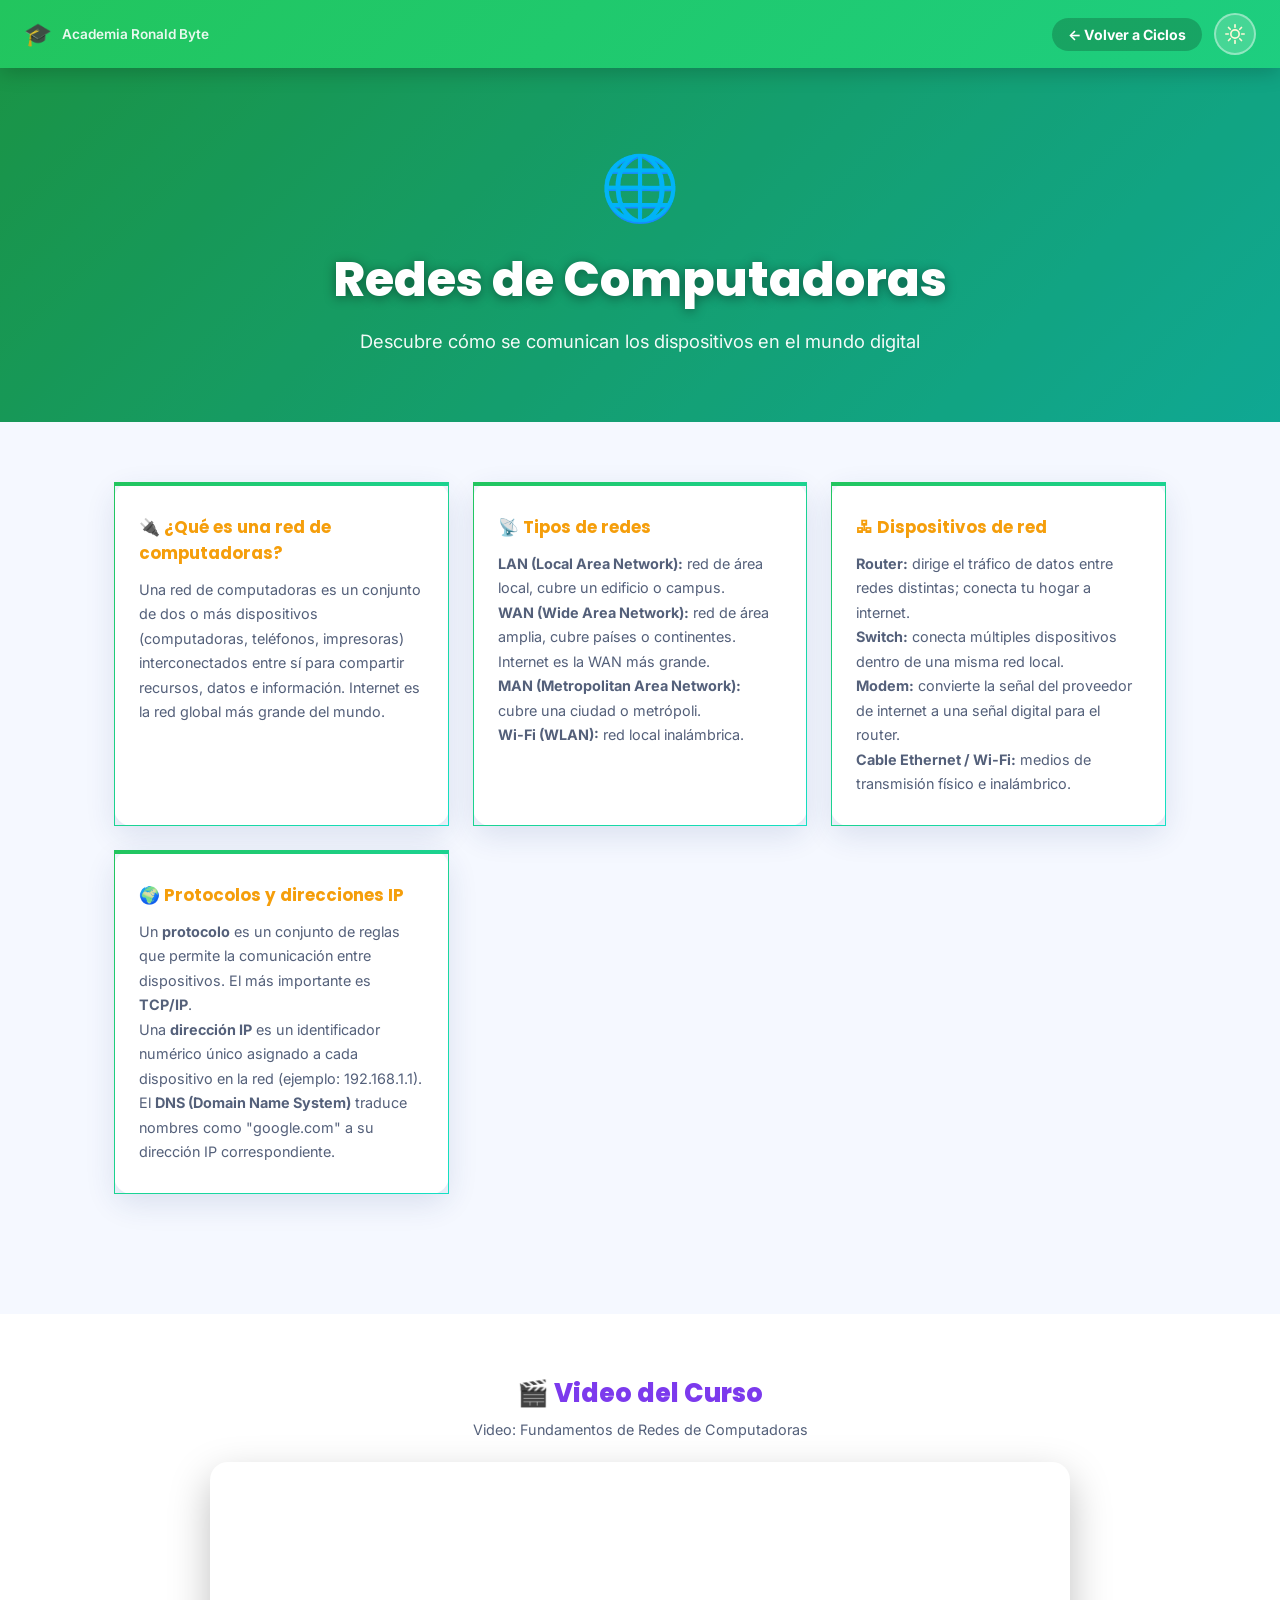
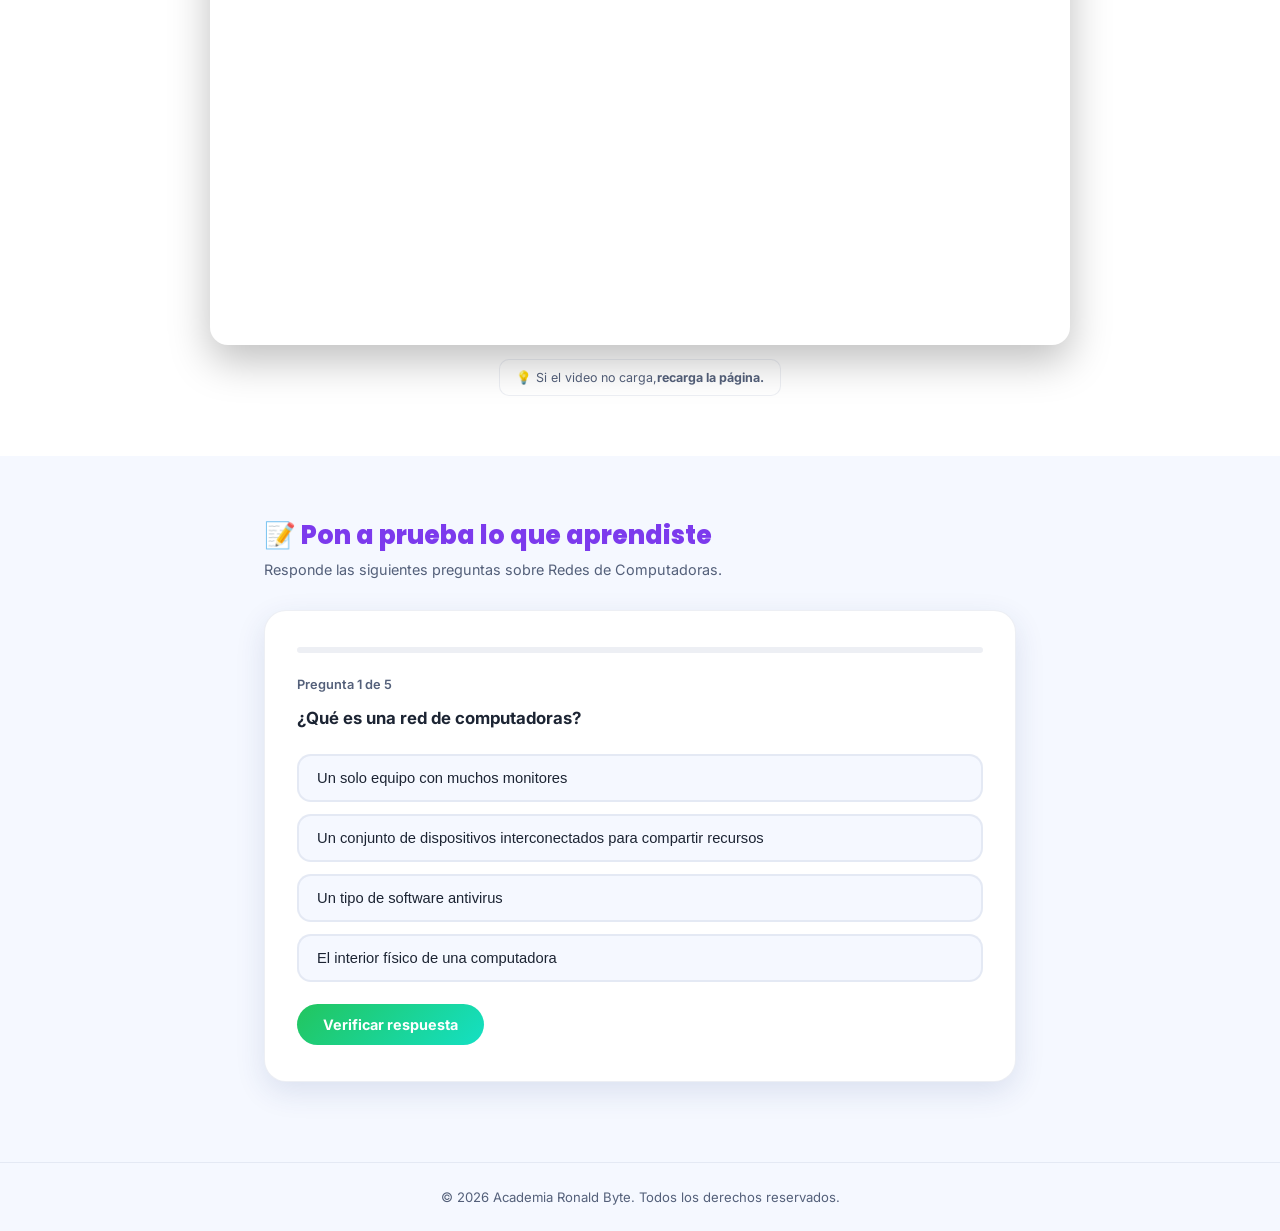
<file: CURSOS/redes.html>
<!DOCTYPE html>
<html lang="es">
<head>
<meta charset="UTF-8">
<meta name="viewport" content="width=device-width, initial-scale=1.0">
<title>Redes de Computadoras - Academia Ronald Byte</title>
<link rel="preconnect" href="https://fonts.googleapis.com">
<link rel="preconnect" href="https://fonts.gstatic.com" crossorigin>
<link href="https://fonts.googleapis.com/css2?family=Poppins:wght@400;600;700;800&family=Inter:wght@400;500;600&display=swap" rel="stylesheet">
<link rel="stylesheet" href="../styleV1.css">
<style>
  /* ===== CICLO PAGE SPECIFIC STYLES ===== */
  .ciclo-header{
    position:sticky;top:0;z-index:1000;
    background:linear-gradient(135deg,#22c55e,#14e0c4);
    background-size:300% 300%;
    animation:gradientMove 10s ease infinite;
    box-shadow:0 4px 20px rgba(0,0,0,0.2);
  }
  .ciclo-topbar{
    max-width:1300px;margin:0 auto;
    display:flex;align-items:center;justify-content:space-between;
    padding:0 24px;height:68px;
  }
  .ciclo-brand{display:flex;align-items:center;gap:10px;color:#fff;font-weight:800;font-size:1rem;text-decoration:none;}
  .ciclo-brand span{opacity:.9;font-size:.85rem;font-weight:600;}
  .ciclo-topbar-right{display:flex;align-items:center;gap:12px;}
  .back-btn{
    color:#fff;text-decoration:none;font-weight:700;font-size:.88rem;
    padding:8px 16px;border-radius:20px;background:rgba(0,0,0,.2);
    transition:background .2s;
  }
  .back-btn:hover{background:rgba(0,0,0,.35);}
  .ciclo-theme-btn{
    width:42px;height:42px;border-radius:50%;border:2px solid rgba(255,255,255,.4);
    background:rgba(255,255,255,.18);display:flex;align-items:center;justify-content:center;
    cursor:pointer;transition:transform .3s,background .3s;
  }
  .ciclo-theme-btn:hover{transform:scale(1.08) rotate(15deg);background:rgba(255,255,255,.3);}
  .ciclo-theme-btn svg{width:20px;height:20px;}

  /* Hero */
  .ciclo-hero{
    padding:80px 24px 70px;
    background:linear-gradient(135deg,#22c55e,#14e0c4);
    text-align:center;color:#fff;
    position:relative;overflow:hidden;
  }
  .ciclo-hero::after{
    content:"";position:absolute;inset:0;
    background:rgba(0,0,0,.25);
  }
  .ciclo-hero-inner{position:relative;z-index:1;max-width:800px;margin:0 auto;}
  .ciclo-hero-icon{font-size:4rem;margin-bottom:18px;display:block;}
  .ciclo-hero h1{font-size:clamp(1.8rem,5vw,3rem);font-weight:800;margin-bottom:14px;text-shadow:0 2px 12px rgba(0,0,0,.4);}
  .ciclo-hero p{font-size:clamp(.95rem,2vw,1.15rem);opacity:.95;max-width:600px;margin:0 auto;}

  /* Info sections */
  .ciclo-content{max-width:1100px;margin:0 auto;padding:60px 24px;}
  .info-grid{display:grid;grid-template-columns:repeat(auto-fit,minmax(280px,1fr));gap:24px;margin-bottom:60px;}
  .info-card{
    background:var(--card-bg);border:1px solid var(--border-soft);
    border-radius:18px;padding:28px 24px;box-shadow:var(--card-shadow);
    border-top:4px solid transparent;
    border-image:linear-gradient(135deg,#22c55e,#14e0c4) 1;
    transition:transform .3s;
  }
  .info-card:hover{transform:translateY(-6px);}
  .info-card h3{color:var(--orange-deep);font-size:1.05rem;margin-bottom:12px;}
  [data-theme="dark"] .info-card h3{color:#fbbf24;}
  .info-card p{color:var(--text-soft);font-size:.9rem;line-height:1.7;}
  .info-card code{
    display:inline-block;background:var(--bg);color:var(--blue-2);
    padding:8px 12px;border-radius:8px;font-size:.82rem;
    margin-top:8px;white-space:pre-wrap;line-height:1.6;
  }
  [data-theme="dark"] .info-card code{color:#7dd3fc;background:#0d1529;}

  /* Video */
  .ciclo-video-section{background:var(--bg-soft);padding:60px 24px;}
  .ciclo-video-inner{max-width:860px;margin:0 auto;text-align:center;}
  .ciclo-video-inner h2{font-size:1.6rem;font-weight:800;color:var(--purple-accent);margin-bottom:8px;}
  [data-theme="dark"] .ciclo-video-inner h2{color:#c4a4ff;}
  .ciclo-video-inner p.video-sub{color:var(--text-soft);font-size:.9rem;margin-bottom:24px;}
  .video-wrap{
    position:relative;width:100%;padding-bottom:56.25%;
    border-radius:18px;overflow:hidden;box-shadow:0 16px 40px rgba(0,0,0,.25);
  }
  .video-wrap iframe{position:absolute;inset:0;width:100%;height:100%;border:0;}
  .video-note{
    margin-top:14px;font-size:.78rem;color:var(--text-soft);
    background:var(--card-bg);border:1px solid var(--border-soft);
    border-radius:10px;padding:10px 16px;display:inline-block;
  }

  /* Quiz */
  .ciclo-quiz-section{max-width:800px;margin:0 auto;padding:60px 24px 80px;}
  .ciclo-quiz-section h2{font-size:1.6rem;font-weight:800;color:var(--purple-accent);margin-bottom:6px;}
  [data-theme="dark"] .ciclo-quiz-section h2{color:#c4a4ff;}
  .quiz-subtitle{color:var(--text-soft);font-size:.9rem;margin-bottom:32px;}

  .quiz-box{background:var(--card-bg);border:1px solid var(--border-soft);border-radius:22px;padding:36px 32px;box-shadow:var(--card-shadow);}

  .quiz-progress-bar{
    height:6px;background:var(--border-soft);border-radius:4px;margin-bottom:24px;overflow:hidden;
  }
  .quiz-progress-fill{
    height:100%;background:linear-gradient(135deg,#22c55e,#14e0c4);border-radius:4px;
    transition:width .4s ease;
  }
  .quiz-counter{font-size:.8rem;color:var(--text-soft);margin-bottom:14px;font-weight:600;}
  .quiz-question{font-size:1.05rem;font-weight:700;color:var(--text);margin-bottom:22px;line-height:1.5;}

  .quiz-options{display:flex;flex-direction:column;gap:12px;margin-bottom:22px;}
  .quiz-opt{
    background:var(--bg);border:2px solid var(--border-soft);
    border-radius:14px;padding:14px 18px;
    cursor:pointer;font-size:.92rem;font-weight:500;color:var(--text);
    text-align:left;transition:border-color .2s,background .2s,transform .15s;
  }
  .quiz-opt:hover:not(.disabled){border-color:var(--blue-2);background:rgba(37,99,235,.06);transform:translateX(4px);}
  .quiz-opt.selected{border-color:var(--blue-2);background:rgba(37,99,235,.1);}
  .quiz-opt.correct{border-color:var(--green-accent)!important;background:rgba(34,197,94,.12)!important;color:var(--green-accent);font-weight:700;}
  .quiz-opt.wrong{border-color:#ef4444!important;background:rgba(239,68,68,.1)!important;color:#ef4444;}
  .quiz-opt.disabled{pointer-events:none;}

  .quiz-feedback{
    display:none;padding:14px 16px;border-radius:12px;
    font-size:.86rem;line-height:1.6;margin-bottom:18px;
  }
  .quiz-feedback.show{display:block;}
  .quiz-feedback.ok{background:rgba(34,197,94,.12);color:#15803d;border-left:4px solid var(--green-accent);}
  [data-theme="dark"] .quiz-feedback.ok{color:#4ade80;}
  .quiz-feedback.fail{background:rgba(239,68,68,.1);color:#b91c1c;border-left:4px solid #ef4444;}
  [data-theme="dark"] .quiz-feedback.fail{color:#fca5a5;}

  .quiz-btn-row{display:flex;gap:12px;flex-wrap:wrap;}
  .quiz-btn{
    padding:12px 26px;border-radius:30px;border:none;
    font-weight:700;font-size:.9rem;cursor:pointer;
    transition:transform .2s,filter .2s;font-family:inherit;
  }
  .quiz-btn:hover{transform:translateY(-2px);filter:brightness(1.08);}
  .btn-check{background:linear-gradient(135deg,#22c55e,#14e0c4);color:#fff;}
  .btn-next{background:var(--orange-accent);color:#1c2433;display:none;}
  .btn-retry{background:linear-gradient(135deg,#22c55e,#14e0c4);color:#fff;}

  .quiz-result{display:none;text-align:center;padding:10px 0;}
  .quiz-result.show{display:block;}
  .result-emoji{font-size:3.5rem;margin-bottom:14px;display:block;}
  .result-score{font-size:1.6rem;font-weight:800;color:var(--text);margin-bottom:8px;}
  .result-msg{color:var(--text-soft);font-size:.95rem;margin-bottom:24px;}

  /* Footer ciclo */
  .ciclo-footer{text-align:center;padding:26px;color:var(--text-soft);font-size:.82rem;border-top:1px solid var(--border-soft);}

  @media(max-width:600px){
    .ciclo-topbar{padding:0 14px;}
    .ciclo-hero{padding:56px 18px 50px;}
    .ciclo-content{padding:40px 16px;}
    .quiz-box{padding:24px 18px;}
    .ciclo-video-section,.ciclo-quiz-section{padding-left:16px;padding-right:16px;}
  }
</style>
</head>
<body>

<header class="ciclo-header">
  <div class="ciclo-topbar">
    <a href="../index.html" class="ciclo-brand">
      <span style="font-size:1.4rem;">🎓</span>
      <span>Academia Ronald Byte</span>
    </a>
    <div class="ciclo-topbar-right">
      <a href="../index.html" class="back-btn">← Volver a Ciclos</a>
      <button class="ciclo-theme-btn" id="themeToggle" aria-label="Cambiar tema">
        <svg id="sunIcon" viewBox="0 0 24 24" fill="none" stroke="#fff7d6" stroke-width="2" stroke-linecap="round">
          <circle cx="12" cy="12" r="5"></circle>
          <line x1="12" y1="1" x2="12" y2="4"></line><line x1="12" y1="20" x2="12" y2="23"></line>
          <line x1="4.2" y1="4.2" x2="6.3" y2="6.3"></line><line x1="17.7" y1="17.7" x2="19.8" y2="19.8"></line>
          <line x1="1" y1="12" x2="4" y2="12"></line><line x1="20" y1="12" x2="23" y2="12"></line>
          <line x1="4.2" y1="19.8" x2="6.3" y2="17.7"></line><line x1="17.7" y1="6.3" x2="19.8" y2="4.2"></line>
        </svg>
        <svg id="moonIcon" viewBox="0 0 24 24" fill="#dbe6ff" style="display:none;">
          <path d="M21 12.79A9 9 0 1 1 11.21 3 7 7 0 0 0 21 12.79z"></path>
        </svg>
      </button>
    </div>
  </div>
</header>

<!-- HERO -->
<section class="ciclo-hero">
  <div class="ciclo-hero-inner">
    <span class="ciclo-hero-icon">🌐</span>
    <h1>Redes de Computadoras</h1>
    <p>Descubre cómo se comunican los dispositivos en el mundo digital</p>
  </div>
</section>

<!-- INFORMACIÓN -->
<section>
  <div class="ciclo-content">
    <div class="info-grid">
      <div class="info-card"><h3>🔌 ¿Qué es una red de computadoras?</h3><p>Una red de computadoras es un conjunto de dos o más dispositivos (computadoras, teléfonos, impresoras) interconectados entre sí para compartir recursos, datos e información. Internet es la red global más grande del mundo.</p></div>
      <div class="info-card"><h3>📡 Tipos de redes</h3><p><strong>LAN (Local Area Network):</strong> red de área local, cubre un edificio o campus.<br><strong>WAN (Wide Area Network):</strong> red de área amplia, cubre países o continentes. Internet es la WAN más grande.<br><strong>MAN (Metropolitan Area Network):</strong> cubre una ciudad o metrópoli.<br><strong>Wi-Fi (WLAN):</strong> red local inalámbrica.</p></div>
      <div class="info-card"><h3>🖧 Dispositivos de red</h3><p><strong>Router:</strong> dirige el tráfico de datos entre redes distintas; conecta tu hogar a internet.<br><strong>Switch:</strong> conecta múltiples dispositivos dentro de una misma red local.<br><strong>Modem:</strong> convierte la señal del proveedor de internet a una señal digital para el router.<br><strong>Cable Ethernet / Wi-Fi:</strong> medios de transmisión físico e inalámbrico.</p></div>
      <div class="info-card"><h3>🌍 Protocolos y direcciones IP</h3><p>Un <strong>protocolo</strong> es un conjunto de reglas que permite la comunicación entre dispositivos. El más importante es <strong>TCP/IP</strong>.<br>Una <strong>dirección IP</strong> es un identificador numérico único asignado a cada dispositivo en la red (ejemplo: 192.168.1.1).<br>El <strong>DNS (Domain Name System)</strong> traduce nombres como "google.com" a su dirección IP correspondiente.</p></div>

    </div>
  </div>
</section>

<!-- VIDEO -->
<section class="ciclo-video-section">
  <div class="ciclo-video-inner">
    <h2>🎬 Video del Curso</h2>
    <p class="video-sub">Video: Fundamentos de Redes de Computadoras</p>
    <div class="video-wrap">
      <!-- Reemplaza REEMPLAZA_CON_ID_YOUTUBE por el ID real del video de YouTube -->
      <!-- Ejemplo: si el link es https://www.youtube.com/watch?v=dQw4w9WgXcQ, el ID es dQw4w9WgXcQ -->
      <iframe
        src="https://www.youtube.com/watch?v=GqIFy_0di_Q"
        title="Video: Fundamentos de Redes de Computadoras"
        allow="accelerometer; autoplay; clipboard-write; encrypted-media; gyroscope; picture-in-picture"
        allowfullscreen>
      </iframe>
    </div>
    <p class="video-note">💡 Si el video no carga,<strong>recarga la página.</strong></p>
  </div>
</section>

<!-- QUIZ -->
<section class="ciclo-quiz-section">
  <h2>📝 Pon a prueba lo que aprendiste</h2>
  <p class="quiz-subtitle">Responde las siguientes preguntas sobre Redes de Computadoras.</p>

  <div class="quiz-box" id="quizBox">
    <div class="quiz-progress-bar"><div class="quiz-progress-fill" id="progressFill" style="width:0%"></div></div>
    <div class="quiz-counter" id="quizCounter">Pregunta 1 de 5</div>
    <div class="quiz-question" id="quizQuestion"></div>
    <div class="quiz-options" id="quizOptions"></div>
    <div class="quiz-feedback" id="quizFeedback"></div>
    <div class="quiz-btn-row">
      <button class="quiz-btn btn-check" id="btnCheck" onclick="checkAnswer()">Verificar respuesta</button>
      <button class="quiz-btn btn-next" id="btnNext" onclick="nextQuestion()">Siguiente →</button>
    </div>
    <div class="quiz-result" id="quizResult">
      <span class="result-emoji" id="resultEmoji"></span>
      <div class="result-score" id="resultScore"></div>
      <div class="result-msg" id="resultMsg"></div>
      <button class="quiz-btn btn-retry" onclick="startQuiz()">🔄 Intentar de nuevo</button>
    </div>
  </div>
</section>

<footer class="ciclo-footer">
  © 2026 Academia Ronald Byte. Todos los derechos reservados.
</footer>

<script>
// ===== TEMA CLARO / OSCURO =====
const themeToggle = document.getElementById('themeToggle');
const sunIcon     = document.getElementById('sunIcon');
const moonIcon    = document.getElementById('moonIcon');
const root        = document.documentElement;

function setTheme(t){
  if(t==='dark'){ root.setAttribute('data-theme','dark'); sunIcon.style.display='none'; moonIcon.style.display='block'; }
  else { root.removeAttribute('data-theme'); sunIcon.style.display='block'; moonIcon.style.display='none'; }
}
setTheme('light');
themeToggle.addEventListener('click',()=>{
  setTheme(root.getAttribute('data-theme')==='dark' ? 'light' : 'dark');
});

// ===== QUIZ =====
const QUESTIONS = [{"q": "¿Qué es una red de computadoras?", "opts": ["Un solo equipo con muchos monitores", "Un conjunto de dispositivos interconectados para compartir recursos", "Un tipo de software antivirus", "El interior físico de una computadora"], "correct": 1, "exp": "Una red de computadoras conecta dos o más dispositivos para que puedan compartir información, archivos, impresoras y otros recursos."}, {"q": "¿Qué significa LAN?", "opts": ["Large Area Node", "Local Area Network", "Long Access Node", "Linked Application Network"], "correct": 1, "exp": "LAN significa \"Local Area Network\" (Red de Área Local). Es el tipo de red que cubre una zona geográfica pequeña, como un hogar, oficina o escuela."}, {"q": "¿Cuál es la función principal de un router?", "opts": ["Almacenar archivos en la nube", "Imprimir documentos en red", "Dirigir el tráfico de datos entre redes distintas", "Aumentar la memoria RAM del equipo"], "correct": 2, "exp": "El router recibe los datos que llegan de internet y los dirige al dispositivo correcto dentro de la red local, y viceversa."}, {"q": "¿Qué es una dirección IP?", "opts": ["El nombre de usuario en la red", "Un identificador numérico único asignado a cada dispositivo en una red", "La contraseña del Wi-Fi", "El tipo de cable de red utilizado"], "correct": 1, "exp": "La dirección IP (Internet Protocol) identifica de forma única a cada dispositivo en una red, permitiendo que los datos lleguen al destino correcto."}, {"q": "¿Qué protocolo es la base de comunicación en internet?", "opts": ["USB", "HDMI", "TCP/IP", "BIOS"], "correct": 2, "exp": "TCP/IP (Transmission Control Protocol / Internet Protocol) es el conjunto de protocolos fundamental para la comunicación en internet y en la mayoría de redes modernas."}];

let current = 0, score = 0, selected = null;

function startQuiz(){
  current = 0; score = 0; selected = null;
  document.getElementById('quizResult').classList.remove('show');
  document.getElementById('quizBox').querySelectorAll('.quiz-counter,.quiz-question,.quiz-options,.quiz-feedback,.quiz-btn-row')
    .forEach(el => el.style.display = '');
  renderQuestion();
}

function renderQuestion(){
  const q = QUESTIONS[current];
  document.getElementById('quizCounter').textContent = 'Pregunta ' + (current+1) + ' de ' + QUESTIONS.length;
  document.getElementById('progressFill').style.width = (current/QUESTIONS.length*100) + '%';
  document.getElementById('quizQuestion').textContent = q.q;
  document.getElementById('quizFeedback').className = 'quiz-feedback';
  document.getElementById('quizFeedback').textContent = '';
  document.getElementById('btnCheck').style.display = 'inline-block';
  document.getElementById('btnNext').style.display  = 'none';
  selected = null;

  const optDiv = document.getElementById('quizOptions');
  optDiv.innerHTML = '';
  q.opts.forEach((opt, i) => {
    const btn = document.createElement('button');
    btn.className = 'quiz-opt';
    btn.textContent = opt;
    btn.onclick = () => selectOpt(i);
    optDiv.appendChild(btn);
  });
}

function selectOpt(i){
  selected = i;
  document.querySelectorAll('.quiz-opt').forEach((b,j) => {
    b.classList.toggle('selected', j===i);
  });
}

function checkAnswer(){
  if(selected === null){ alert('Selecciona una opción primero.'); return; }
  const q = QUESTIONS[current];
  const opts = document.querySelectorAll('.quiz-opt');
  opts.forEach((b,i) => {
    b.classList.add('disabled');
    if(i === q.correct) b.classList.add('correct');
    else if(i === selected && selected !== q.correct) b.classList.add('wrong');
  });
  const fb = document.getElementById('quizFeedback');
  if(selected === q.correct){
    score++;
    fb.className = 'quiz-feedback show ok';
    fb.innerHTML = '✅ <strong>¡Correcto!</strong> ' + q.exp;
  } else {
    fb.className = 'quiz-feedback show fail';
    fb.innerHTML = '❌ <strong>Incorrecto.</strong> ' + q.exp;
  }
  document.getElementById('btnCheck').style.display = 'none';
  document.getElementById('btnNext').style.display  = 'inline-block';
  if(current === QUESTIONS.length-1) document.getElementById('btnNext').textContent = 'Ver resultado 🏁';
}

function nextQuestion(){
  current++;
  if(current < QUESTIONS.length){ renderQuestion(); }
  else { showResult(); }
}

function showResult(){
  document.getElementById('progressFill').style.width = '100%';
  document.querySelectorAll('.quiz-counter,.quiz-question,.quiz-options,.quiz-feedback,.quiz-btn-row')
    .forEach(el => el.style.display = 'none');
  const r = document.getElementById('quizResult');
  r.classList.add('show');
  const pct = score/QUESTIONS.length;
  let emoji, msg;
  if(pct===1)       { emoji='🏆'; msg='¡Perfecto! Dominaste todos los conceptos de este ciclo.'; }
  else if(pct>=0.8) { emoji='🎉'; msg='¡Excelente! Muy buen dominio del tema.'; }
  else if(pct>=0.6) { emoji='👍'; msg='¡Bien! Repasa los temas donde fallaste para afianzar tu aprendizaje.'; }
  else              { emoji='📚'; msg='Revisa el material del ciclo y vuelve a intentarlo. ¡Tú puedes!'; }
  document.getElementById('resultEmoji').textContent = emoji;
  document.getElementById('resultScore').textContent = score + ' / ' + QUESTIONS.length + ' correctas';
  document.getElementById('resultMsg').textContent   = msg;
}

startQuiz();
</script>
</body>
</html>
</file>
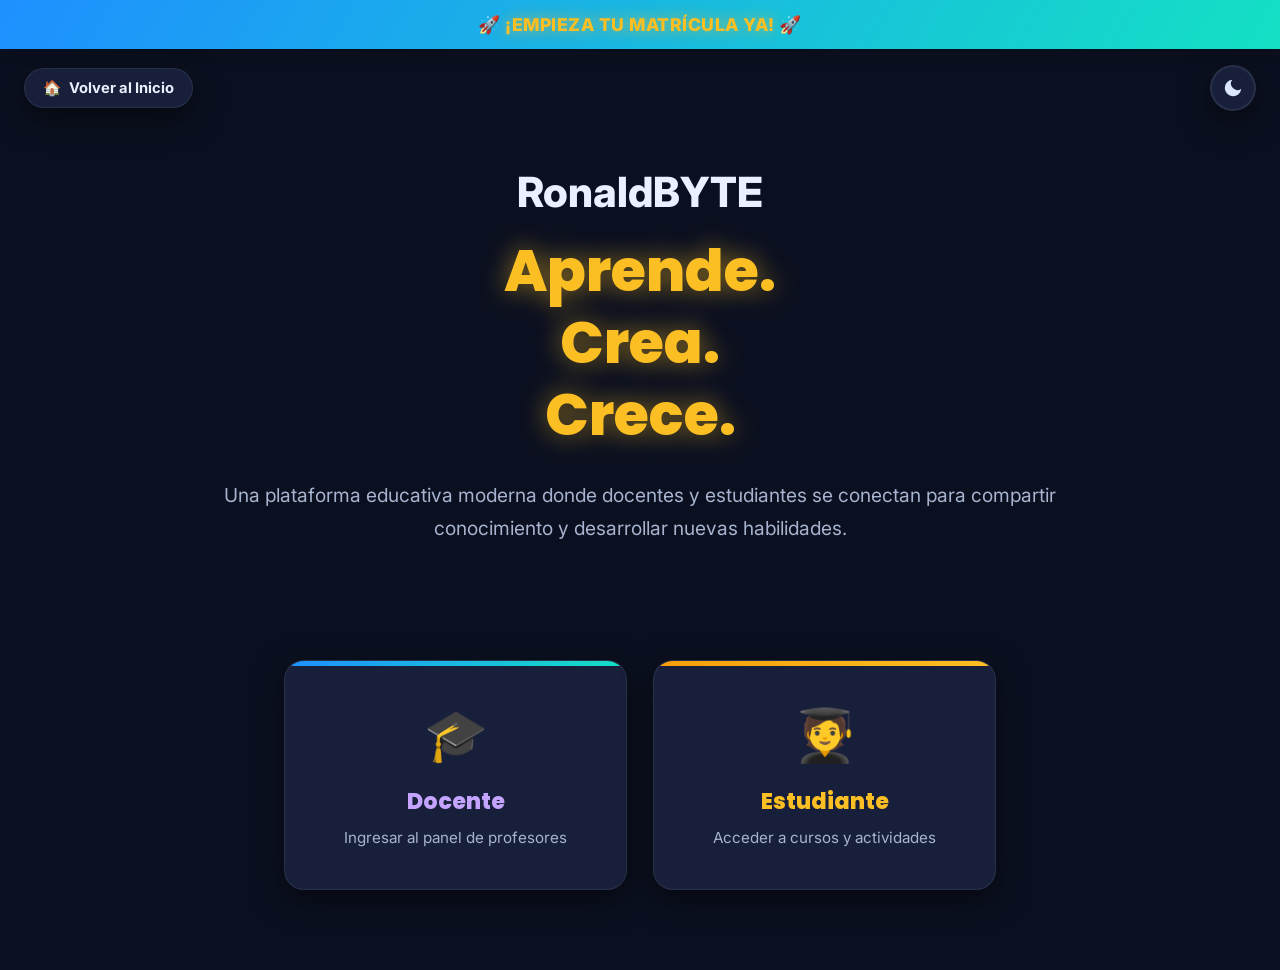
<file: MATRICULA/matriculaV1.html>
<!DOCTYPE html>
<html lang="es">
<head>
<meta charset="UTF-8">
<meta name="viewport" content="width=device-width, initial-scale=1.0">
<title>Matrícula - Academia Ronald Byte</title>
<link rel="preconnect" href="https://fonts.googleapis.com">
<link rel="preconnect" href="https://fonts.gstatic.com" crossorigin>
<link href="https://fonts.googleapis.com/css2?family=Poppins:wght@400;600;700;800&family=Inter:wght@400;500;600&display=swap" rel="stylesheet">
<link rel="stylesheet" href="stylematriculaV1.css">
</head>
<body>

<div class="announce-bar">
  🚀 <span class="glow-text">¡EMPIEZA TU MATRÍCULA YA!</span> 🚀
</div>

<div class="utility-bar">
  <a href="../index.html" class="back-home">🏠 <span class="label">Volver al Inicio</span></a>
  <button class="theme-toggle" id="themeToggle" aria-label="Cambiar tema claro/oscuro">
    <svg id="sunIcon" viewBox="0 0 24 24" fill="none" stroke="var(--orange-deep)" stroke-width="2" stroke-linecap="round">
      <circle cx="12" cy="12" r="5"></circle>
      <line x1="12" y1="1" x2="12" y2="4"></line>
      <line x1="12" y1="20" x2="12" y2="23"></line>
      <line x1="4.2" y1="4.2" x2="6.3" y2="6.3"></line>
      <line x1="17.7" y1="17.7" x2="19.8" y2="19.8"></line>
      <line x1="1" y1="12" x2="4" y2="12"></line>
      <line x1="20" y1="12" x2="23" y2="12"></line>
      <line x1="4.2" y1="19.8" x2="6.3" y2="17.7"></line>
      <line x1="17.7" y1="6.3" x2="19.8" y2="4.2"></line>
    </svg>
    <svg id="moonIcon" viewBox="0 0 24 24" fill="#dbe6ff" style="display:none;">
      <path d="M21 12.79A9 9 0 1 1 11.21 3 7 7 0 0 0 21 12.79z"></path>
    </svg>
  </button>
</div>

<section class="matricula-hero">
  <div class="brand-mini">RonaldBYTE</div>
  <h1 class="hero-slogan">Aprende.<br>Crea.<br>Crece.</h1>
  <p class="hero-desc">Una plataforma educativa moderna donde docentes y estudiantes se conectan para compartir conocimiento y desarrollar nuevas habilidades.</p>
</section>

<div class="role-grid">
  <a href="../REGISTRO ACADEMIA/PROFESOR/profesorV1.html" class="role-card docente">
    <span class="role-icon">🎓</span>
    <h3>Docente</h3>
    <p>Ingresar al panel de profesores</p>
  </a>
  <a href="../REGISTRO ACADEMIA/ESTUDIANTE/estudianteV1.html" class="role-card estudiante">
    <span class="role-icon">🧑‍🎓</span>
    <h3>Estudiante</h3>
    <p>Acceder a cursos y actividades</p>
  </a>
</div>

<script>
  // Theme toggle (mismo comportamiento que index.html)
  const themeToggle = document.getElementById('themeToggle');
  const sunIcon = document.getElementById('sunIcon');
  const moonIcon = document.getElementById('moonIcon');
  const root = document.documentElement;

  function setTheme(theme){
    if(theme === 'dark'){
      root.setAttribute('data-theme','dark');
      sunIcon.style.display='none';
      moonIcon.style.display='block';
    } else {
      root.removeAttribute('data-theme');
      sunIcon.style.display='block';
      moonIcon.style.display='none';
    }
  }

  // Esta página inicia en oscuro para que combine con el estilo de la captura original,
  // pero el botón permite alternar libremente a claro.
  setTheme('dark');

  themeToggle.addEventListener('click', () => {
    const isDark = root.getAttribute('data-theme') === 'dark';
    setTheme(isDark ? 'light' : 'dark');
  });
</script>

</body>
</html>
</file>
<file: styleV1.css>
:root{
    /* Paleta original conservada */
    --blue-1:#1e90ff;
    --blue-2:#2563eb;
    --blue-3:#3b82f6;
    --turquoise:#14e0c4;
    --green-accent:#22c55e;
    --orange-accent:#fbbf24;
    --orange-deep:#f59e0b;
    --purple-accent:#7c3aed;

    /* Tema claro */
    --bg:#f5f8ff;
    --bg-soft:#ffffff;
    --text:#1c2433;
    --text-soft:#54607a;
    --card-bg:#ffffff;
    --card-shadow:0 10px 30px rgba(30,60,120,0.12);
    --border-soft:rgba(30,60,120,0.08);
    --header-text:#16213a;
  }

  [data-theme="dark"]{
    --bg:#0b1020;
    --bg-soft:#121830;
    --text:#eaf0ff;
    --text-soft:#a7b3cf;
    --card-bg:#171f3a;
    --card-shadow:0 10px 30px rgba(0,0,0,0.5);
    --border-soft:rgba(255,255,255,0.08);
    --header-text:#eaf6ff;
  }

  *{margin:0;padding:0;box-sizing:border-box;}

  html{scroll-behavior:smooth;}

  body{
    font-family:'Inter', sans-serif;
    background:var(--bg);
    color:var(--text);
    transition:background .4s ease, color .4s ease;
    overflow-x:hidden;
    cursor: pointer;
  }

  h1,h2,h3,.brand{font-family:'Poppins', sans-serif;}

  /* ===== HEADER ===== */
  header{
    position:sticky;
    top:0;
    z-index:1000;
    background:linear-gradient(120deg, var(--blue-1), var(--turquoise), var(--blue-2), var(--blue-1));
    background-size:300% 300%;
    animation:gradientMove 10s ease infinite;
    box-shadow:0 4px 20px rgba(0,0,0,0.18);
  }

  @keyframes gradientMove{
    0%{background-position:0% 50%;}
    50%{background-position:100% 50%;}
    100%{background-position:0% 50%;}
  }

  .nav-wrap{
    max-width:1400px;
    margin:0 auto;
    display:flex;
    align-items:center;
    justify-content:space-between;
    padding:0 24px;
    height:72px;
  }

  .logo-area{
    display:flex;
    align-items:center;
    gap:10px;
    font-weight:800;
    color:var(--header-text);
    font-size:1.05rem;
    white-space:nowrap;
  }

  .logo-badge{
    width:38px;height:38px;border-radius:50%;
    background:rgba(255,255,255,0.25);
    display:flex;align-items:center;justify-content:center;
    font-size:1.1rem;
  }

  nav.menu{
    display:flex;
    align-items:center;
    gap:8px;
  }

  nav.menu > a, .dropdown > .drop-toggle{
    color:var(--header-text);
    text-decoration:none;
    font-weight:700;
    font-size:0.95rem;
    padding:12px 16px;
    border-radius:10px;
    transition:background .25s ease, transform .2s ease;
    cursor:pointer;
    background:none;
    border:none;
    font-family:inherit;
  }

  nav.menu > a:hover, .dropdown > .drop-toggle:hover{
    background:rgba(255,255,255,0.22);
    transform:translateY(-2px);
  }

  .dropdown{position:relative;}

  .dropdown-panel{
    position:absolute;
    top:115%;
    left:0;
    min-width:300px;
    background:linear-gradient(160deg, rgba(59,130,246,0.97), rgba(20,224,196,0.92));
    border-radius:14px;
    padding:10px;
    box-shadow:0 14px 34px rgba(0,0,0,0.28);
    opacity:0;
    visibility:hidden;
    transform:translateY(-8px);
    transition:opacity .25s ease, transform .25s ease, visibility .25s ease;
  }

  .dropdown:hover .dropdown-panel,
  .dropdown:focus-within .dropdown-panel{
    opacity:1;
    visibility:visible;
    transform:translateY(0);
  }

  .dropdown-panel a{
    display:block;
    padding:12px 14px;
    color:#fff7e0;
    text-decoration:none;
    font-weight:700;
    border-radius:10px;
    font-size:0.92rem;
    transition:background .2s ease, padding-left .2s ease;
  }

  .dropdown-panel a:hover{
    background:rgba(255,255,255,0.18);
    padding-left:20px;
    color:var(--orange-accent);
  }

  .right-controls{
    display:flex;
    align-items:center;
    gap:14px;
  }

  /* Theme toggle button: sun / moon */
  .theme-toggle{
    width:46px;height:46px;
    border-radius:50%;
    border:2px solid rgba(255,255,255,0.4);
    background:rgba(255,255,255,0.18);
    display:flex;align-items:center;justify-content:center;
    cursor:pointer;
    transition:transform .3s ease, background .3s ease;
    flex-shrink:0;
  }

  .theme-toggle:hover{
    transform:scale(1.08) rotate(15deg);
    background:rgba(255,255,255,0.32);
  }

  .theme-toggle svg{width:22px;height:22px;transition:transform .4s ease;}

  .matricula-btn{
    background:var(--orange-accent);
    color:#1c2433;
    font-weight:800;
    padding:10px 20px;
    border-radius:30px;
    text-decoration:none;
    font-size:0.92rem;
    box-shadow:0 4px 14px rgba(0,0,0,0.2);
    transition:transform .25s ease, box-shadow .25s ease;
    white-space:nowrap;
  }

  .matricula-btn:hover{
    transform:translateY(-3px) scale(1.03);
    box-shadow:0 8px 20px rgba(0,0,0,0.3);
  }

  .burger{
    display:none;
    flex-direction:column;
    gap:5px;
    cursor:pointer;
    background:none;
    border:none;
    padding:8px;
  }
  .burger span{
    width:26px;height:3px;border-radius:3px;
    background:var(--header-text);
    transition:all .3s ease;
  }

  /* ===== HERO ===== */
  .hero{
    position:relative;
    min-height:78vh;
    display:flex;
    flex-direction:column;
    align-items:center;
    justify-content:center;
    text-align:center;
    overflow:hidden;
    isolation:isolate;
  }

  .hero-bg{
    position:absolute;
    inset:0;
    display:grid;
    grid-template-columns:repeat(3, 1fr);
    z-index:-2;
  }

  .hero-bg img{
    width:100%;height:100%;object-fit:cover;
    filter:brightness(0.5) saturate(1.05);
  }

  .hero::after{
    content:"";
    position:absolute;
    inset:0;
    background:linear-gradient(180deg, rgba(10,15,30,0.35), rgba(10,15,30,0.65));
    z-index:-1;
  }

  .hero h1{
    font-size:clamp(2.2rem, 6vw, 4.6rem);
    font-weight:800;
    color:var(--turquoise);
    text-shadow:0 4px 24px rgba(0,0,0,0.6);
    letter-spacing:1px;
    padding:0 16px;
    animation:floatIn 1s ease both;
  }

  .hero p.tagline{
    margin-top:18px;
    font-size:clamp(1rem, 2.4vw, 1.5rem);
    font-weight:600;
    color:var(--green-accent);
    text-shadow:0 2px 10px rgba(0,0,0,0.5);
    animation:floatIn 1.2s ease both;
  }

  .hero .cta-row{
    margin-top:34px;
    display:flex;
    gap:16px;
    flex-wrap:wrap;
    justify-content:center;
    animation:floatIn 1.4s ease both;
  }

  .hero .cta-row a{
    text-decoration:none;
    padding:14px 30px;
    border-radius:40px;
    font-weight:700;
    font-size:1rem;
    transition:transform .25s ease, box-shadow .25s ease;
  }

  .cta-primary{
    background:var(--orange-accent);
    color:#1c2433;
    box-shadow:0 6px 22px rgba(251,191,36,0.4);
  }
  .cta-primary:hover{transform:translateY(-4px) scale(1.04);}

  .cta-secondary{
    background:rgba(255,255,255,0.12);
    color:#fff;
    border:2px solid rgba(255,255,255,0.5);
  }
  .cta-secondary:hover{
    background:rgba(255,255,255,0.25);
    transform:translateY(-4px);
  }

  @keyframes floatIn{
    from{opacity:0; transform:translateY(24px);}
    to{opacity:1; transform:translateY(0);}
  }

  .scroll-cue{
    position:absolute;
    bottom:24px;
    left:50%;
    transform:translateX(-50%);
    color:#fff;
    font-size:1.6rem;
    animation:bounce 2s infinite;
    opacity:0.8;
  }
  @keyframes bounce{
    0%,100%{transform:translate(-50%,0);}
    50%{transform:translate(-50%,-10px);}
  }

  /* ===== SECTIONS ===== */
  section.content-section{
    padding:90px 24px;
    max-width:1200px;
    margin:0 auto;
  }

  .section-title{
    font-size:clamp(1.8rem, 4vw, 2.6rem);
    font-weight:800;
    color:var(--purple-accent);
    margin-bottom:42px;
    text-align:center;
  }

  [data-theme="dark"] .section-title{color:#c4a4ff;}

  .quienes-grid{
    display:grid;
    grid-template-columns:1fr 1fr;
    gap:50px;
    align-items:center;
  }

  .quienes-grid img{
    width:100%;
    border-radius:20px;
    box-shadow:var(--card-shadow);
    transition:transform .4s ease;
  }
  .quienes-grid img:hover{transform:scale(1.02);}

  .quienes-text h2{
    font-size:clamp(1.7rem, 3.6vw, 2.3rem);
    color:var(--purple-accent);
    margin-bottom:18px;
  }
  [data-theme="dark"] .quienes-text h2{color:#c4a4ff;}

  .quienes-text p{
    color:var(--text-soft);
    font-size:1.05rem;
    line-height:1.75;
    margin-bottom:14px;
  }

  /* Ciclos cards section */
  .ciclos-grid{
    display:grid;
    grid-template-columns:repeat(auto-fit, minmax(240px, 1fr));
    gap:26px;
  }

  .ciclo-card{
    background:var(--card-bg);
    border-radius:18px;
    padding:30px 24px;
    box-shadow:var(--card-shadow);
    border:1px solid var(--border-soft);
    transition:transform .3s ease, box-shadow .3s ease;
    position:relative;
    overflow:hidden;
    display:block;
    text-decoration:none;
    color:var(--text);
  }

  .ciclo-card::before{
    content:"";
    position:absolute;
    top:0;left:0;right:0;
    height:5px;
    background:linear-gradient(90deg, var(--blue-1), var(--turquoise));
  }

  .ciclo-card:hover{
    transform:translateY(-8px);
    box-shadow:0 18px 40px rgba(30,60,120,0.22);
  }

  .ciclo-card .icon{
    font-size:2.2rem;
    margin-bottom:14px;
    display:inline-block;
  }

  .ciclo-card h3{
    color:var(--orange-deep);
    font-size:1.15rem;
    margin-bottom:10px;
  }

  .ciclo-card p{
    color:var(--text-soft);
    font-size:0.94rem;
    line-height:1.6;
  }

  /* Contacto */
  .contacto-box{
    background:linear-gradient(135deg, var(--blue-2), var(--turquoise));
    border-radius:24px;
    padding:50px;
    color:#fff;
    text-align:center;
    box-shadow:var(--card-shadow);
  }

  .contacto-box h2{font-size:clamp(1.6rem,3.6vw,2.2rem); margin-bottom:16px;}
  .contacto-box p{font-size:1.05rem; margin-bottom:26px; opacity:0.95;}

  .contacto-box a.contacto-btn{
    display:inline-block;
    background:var(--orange-accent);
    color:#1c2433;
    padding:14px 32px;
    border-radius:40px;
    font-weight:800;
    text-decoration:none;
    transition:transform .25s ease;
  }
  .contacto-box a.contacto-btn:hover{transform:translateY(-3px) scale(1.04);}
  
  /* Contenedor de la información */
.info-contacto{
    display: flex;
    flex-direction: column;
    gap: 22px;
    margin-top: 35px;
}

/* Cada fila */
.item-contacto{
    display: flex;
    align-items: center;
    gap: 18px;
    padding: 15px 20px;
    border-radius: 15px;
    background: rgba(255,255,255,0.08);
    transition: 0.35s ease;
    cursor: pointer;
}

/* Efecto al pasar el mouse */
.item-contacto:hover{
    transform: translateX(10px);
    background: rgba(255,255,255,0.15);
}

/* Caja del icono */
.icono{
    width: 55px;
    height: 55px;
    display: flex;
    justify-content: center;
    align-items: center;
    background: rgba(255,255,255,0.18);
    border-radius: 15px;
    font-size: 1.4rem;
    color: #fff;
    transition: .35s;
}

/* Animación del icono */
.item-contacto:hover .icono{
    background: #ffffff;
    color: #2f6df6;
    transform: rotate(8deg) scale(1.1);
}

/* Texto */
.item-contacto span{
    color: #fff;
    font-size: 1.05rem;
    font-weight: 500;
    letter-spacing: .3px;
}

  /* Footer */
  .site-footer{
    background:var(--header-text);
    color:#dbe6ff;
    padding:54px 24px 0;
  }
  [data-theme="dark"] .site-footer{background:#070b16;}

  .footer-grid{
    max-width:1280px;
    margin:0 auto;
    display:grid;
    grid-template-columns:1.4fr 1fr 1fr 1fr;
    gap:40px;
    padding-bottom:36px;
  }

  .footer-col h3{
    font-size:1.05rem;
    margin-bottom:18px;
    color:#fff;
  }

  /* Columna de marca */
  .footer-logo-row{
    display:flex;align-items:center;gap:10px;
    margin-bottom:14px;
  }
  .footer-logo-badge{
    width:40px;height:40px;border-radius:50%;
    background:rgba(255,255,255,0.12);
    display:flex;align-items:center;justify-content:center;
    font-size:1.1rem;flex-shrink:0;
  }
  .footer-brand-name{font-weight:800;font-size:1.05rem;color:#fff;}
  .footer-desc{
    color:#aebdde;font-size:0.9rem;line-height:1.6;margin-bottom:18px;
  }

  .social-row{display:flex;flex-wrap:wrap;gap:10px;}

  .social-pill{
    display:flex;align-items:center;gap:8px;
    background:rgba(255,255,255,0.08);
    padding:8px 14px;
    border-radius:30px;
    text-decoration:none;
    color:#eaf0ff;
    font-size:0.85rem;
    font-weight:600;
    transition:background .25s ease, transform .25s ease;
  }
  .social-pill:hover{background:rgba(255,255,255,0.18); transform:translateY(-2px);}
  .social-pill img{width:16px;height:16px;object-fit:contain;}

  /* Columna de enlaces */
  .footer-links{display:flex;flex-direction:column;gap:12px;}
  .footer-links a{
    color:#aebdde;
    text-decoration:none;
    font-size:0.92rem;
    transition:color .2s ease;
  }
  .footer-links a:hover{color:var(--turquoise);}

  /* Columna de ubicación */
  .footer-address{
    color:#dbe6ff;
    font-size:0.9rem;
    line-height:1.6;
    margin-bottom:16px;
  }
  .footer-map{
    border-radius:14px;
    overflow:hidden;
    box-shadow:0 10px 28px rgba(0,0,0,0.3);
    max-width:260px;
  }
  .footer-map iframe{display:block;}

  /* Columna de métodos de pago */
  .payment-row{
    display:flex;
    flex-direction:column;
    gap:12px;
    align-items:flex-start;
  }
  .pay-pill{
    display:flex;align-items:center;gap:10px;
    padding:10px 18px;
    border-radius:30px;
    font-weight:700;
    font-size:0.92rem;
    color:#fff;
    border:none;
    cursor:pointer;
    transition:transform .2s ease, filter .2s ease;
    font-family:inherit;
  }
  .pay-pill:hover{transform:translateY(-3px); filter:brightness(1.12);}
  .pay-pill img{width:18px;height:18px;object-fit:contain;}
  .pay-yape{background:#5b2a86;}
  .pay-plin{background:#00b389;}
  .pay-bcp{background:#1a3e8c;}

  /* ===== MODALES DE PAGO ===== */
  .pay-modal-overlay{
    position:fixed;
    inset:0;
    background:rgba(0,0,0,0.65);
    backdrop-filter:blur(4px);
    -webkit-backdrop-filter:blur(4px);
    display:none;
    align-items:center;
    justify-content:center;
    z-index:3000;
    padding:20px;
    overflow-y:auto;
  }
  .pay-modal-overlay.open{
    display:flex;
  }
  .pay-modal{
    background:var(--card-bg);
    border-radius:24px;
    padding:38px 34px;
    max-width:420px;
    width:100%;
    position:relative;
    box-shadow:0 24px 60px rgba(0,0,0,0.45);
    transform:translateY(20px) scale(0.97);
    transition:transform .3s ease;
    text-align:center;
  }
  .pay-modal-overlay.open .pay-modal{
    transform:translateY(0) scale(1);
  }
  .modal-close{
    position:absolute; top:14px; right:16px;
    background:none; border:none;
    font-size:1.1rem; cursor:pointer;
    color:var(--text-soft);
    width:32px; height:32px;
    border-radius:50%;
    display:flex; align-items:center; justify-content:center;
    transition:background .2s ease;
  }
  .modal-close:hover{background:rgba(0,0,0,0.08);}

  .modal-badge{
    display:inline-block;
    padding:6px 18px;
    border-radius:20px;
    font-weight:800;
    font-size:0.9rem;
    margin-bottom:14px;
  }
  .yape-badge{background:rgba(91,42,134,0.15); color:#5b2a86;}
  [data-theme="dark"] .yape-badge{background:rgba(200,150,255,0.15); color:#d4a9ff;}
  .plin-badge{background:rgba(0,179,137,0.15); color:#00b389;}
  .bcp-badge{background:rgba(26,62,140,0.15); color:#1a3e8c;}
  [data-theme="dark"] .bcp-badge{background:rgba(100,150,255,0.15); color:#7aaeff;}

  .modal-title{
    font-size:1.4rem; font-weight:800;
    color:var(--text); margin-bottom:8px;
  }
  .modal-subtitle{
    color:var(--text-soft); font-size:0.94rem;
    margin-bottom:22px; line-height:1.5;
  }
  .modal-qr-wrap{
    margin-bottom:22px;
  }
  .modal-qr{
    width:190px; height:190px;
    object-fit:contain;
    border-radius:16px;
    border:3px solid var(--border-soft);
    padding:8px;
    background:#fff;
  }
  .modal-qr-hint{
    margin-top:8px; font-size:0.82rem;
    color:var(--text-soft);
  }
  .modal-amount-row{
    margin-bottom:16px; text-align:left;
  }
  .modal-amount-row label{
    display:block; font-size:0.88rem;
    font-weight:700; color:var(--text-soft);
    margin-bottom:8px;
  }
  .modal-amount-row input{
    width:100%; padding:12px 16px;
    border-radius:14px;
    border:1.5px solid var(--border-soft);
    background:var(--bg);
    color:var(--text);
    font-size:1rem; font-family:inherit;
    outline:none;
    transition:border-color .2s ease;
  }
  .modal-amount-row input:focus{border-color:var(--blue-2);}

  .modal-note{
    font-size:0.84rem; color:var(--text-soft);
    line-height:1.5;
  }

  /* BCP info table */
  .bcp-info{
    background:var(--bg);
    border-radius:16px;
    padding:18px 20px;
    margin-bottom:22px;
    text-align:left;
    display:flex; flex-direction:column; gap:14px;
  }
  .bcp-row{display:flex; justify-content:space-between; align-items:center; gap:10px; flex-wrap:wrap;}
  .bcp-label{font-size:0.82rem; font-weight:700; color:var(--text-soft);}
  .bcp-value{font-weight:700; color:var(--text); font-size:0.9rem;}
  .bcp-account{
    font-family:'Courier New', monospace;
    background:var(--card-bg);
    padding:4px 10px; border-radius:8px;
    font-size:0.88rem;
    letter-spacing:0.5px;
  }

  @media(max-width:480px){
    .pay-modal{padding:28px 20px;}
    .modal-qr{width:160px; height:160px;}
  }

  .footer-bottom{
    text-align:center;
    padding:22px 24px;
    border-top:1px solid rgba(255,255,255,0.12);
    font-size:0.86rem;
    color:#aebdde;
  }

  @media (max-width:980px){
    .footer-grid{grid-template-columns:1fr 1fr;}
  }
  @media (max-width:600px){
    .footer-grid{grid-template-columns:1fr; gap:34px;}
  }

  /* Scroll to top button */
  .scroll-top{
    position:fixed;
    bottom:26px;
    left:26px;
    width:52px;height:52px;
    border-radius:50%;
    background:var(--orange-accent);
    color:#1c2433;
    display:flex;align-items:center;justify-content:center;
    font-size:1.3rem;
    border:none;
    cursor:pointer;
    box-shadow:0 6px 18px rgba(0,0,0,0.3);
    z-index:900;
    opacity:0;
    pointer-events:none;
    transition:opacity .3s ease, transform .3s ease;
  }
  .scroll-top.visible{opacity:1; pointer-events:auto;}
  .scroll-top:hover{transform:translateY(-4px) scale(1.06);}

  /* Reduced motion respect */
  @media (prefers-reduced-motion: reduce){
    header{animation:none;}
    .hero h1, .hero p.tagline, .hero .cta-row{animation:none;}
    .scroll-cue{animation:none;}
  }

  /* ===== RESPONSIVE / MOBILE ===== */
  @media (max-width:980px){
    .quienes-grid{grid-template-columns:1fr;}
  }

  @media (max-width:860px){
    .burger{display:flex;}

    nav.menu{
      position:fixed;
      top:72px;
      left:0;right:0;
      flex-direction:column;
      align-items:stretch;
      background:linear-gradient(160deg, var(--blue-2), var(--blue-1));
      padding:10px;
      gap:4px;
      max-height:calc(100vh - 72px);
      overflow-y:auto;
      transform:translateY(-12px);
      opacity:0;
      visibility:hidden;
      transition:opacity .3s ease, transform .3s ease, visibility .3s ease;
      box-shadow:0 16px 30px rgba(0,0,0,0.3);
    }

    nav.menu.open{
      transform:translateY(0);
      opacity:1;
      visibility:visible;
    }

    nav.menu > a, .dropdown > .drop-toggle{
      width:100%;
      text-align:left;
    }

    .dropdown-panel{
      position:static;
      opacity:1;
      visibility:visible;
      transform:none;
      display:none;
      min-width:100%;
      margin-top:4px;
      background:rgba(0,0,0,0.18);
    }

    .dropdown.open .dropdown-panel{display:block;}

    .matricula-btn{
      padding:9px 16px;
      font-size:0.85rem;
    }

    .logo-area span.brand-text{font-size:0.95rem;}
  }

  @media (max-width:600px){
    .logo-area span.brand-text{display:none;}
    .nav-wrap{padding:0 14px;}
    .contacto-box{padding:34px 22px;}
    section.content-section{padding:60px 18px;}
    .scroll-top{width:46px;height:46px;left:16px;bottom:16px;}
  }

  /* =====================================================
   styleOfimatica.css
   Estilos específicos del ciclo:
   Ofimática y Herramientas Digitales
   ===================================================== */

:root {
  --ciclo-grad: linear-gradient(135deg, #f59e0b, #fbbf24);
}
</file>
<file: MATRICULA/stylematriculaV1.css>
:root{
    /* Paleta original conservada (igual que index.html) */
    --blue-1:#1e90ff;
    --blue-2:#2563eb;
    --blue-3:#3b82f6;
    --turquoise:#14e0c4;
    --green-accent:#22c55e;
    --orange-accent:#fbbf24;
    --orange-deep:#f59e0b;
    --purple-accent:#7c3aed;

    /* Tema claro */
    --bg:#f5f8ff;
    --bg-soft:#ffffff;
    --text:#1c2433;
    --text-soft:#54607a;
    --card-bg:#ffffff;
    --card-shadow:0 10px 30px rgba(30,60,120,0.12);
    --border-soft:rgba(30,60,120,0.08);
    --header-text:#16213a;
  }

  [data-theme="dark"]{
    --bg:#0b1020;
    --bg-soft:#121830;
    --text:#eaf0ff;
    --text-soft:#a7b3cf;
    --card-bg:#171f3a;
    --card-shadow:0 10px 30px rgba(0,0,0,0.5);
    --border-soft:rgba(255,255,255,0.08);
    --header-text:#eaf6ff;
  }

  *{margin:0;padding:0;box-sizing:border-box;}

  html{scroll-behavior:smooth;}

  body{
    font-family:'Inter', sans-serif;
    background:var(--bg);
    color:var(--text);
    transition:background .4s ease, color .4s ease;
    overflow-x:hidden;
    min-height:100vh;
  }

  h1,h2,h3,.brand{font-family:'Poppins', sans-serif;}

  /* ===== TOPBAR ANUNCIO (animado, mismos colores del header) ===== */
  .announce-bar{
    background:linear-gradient(120deg, var(--blue-1), var(--turquoise), var(--purple-accent), var(--blue-2));
    background-size:300% 300%;
    animation:gradientMove 9s ease infinite;
    color:#1c2433;
    text-align:center;
    padding:14px 20px;
    font-weight:800;
    font-size:1.1rem;
    letter-spacing:0.5px;
    position:sticky;
    top:0;
    z-index:1100;
    box-shadow:0 4px 16px rgba(0,0,0,0.18);
  }

  .announce-bar .glow-text{
    color:var(--orange-accent);
    text-shadow:0 0 14px rgba(251,191,36,0.7);
  }

  @keyframes gradientMove{
    0%{background-position:0% 50%;}
    50%{background-position:100% 50%;}
    100%{background-position:0% 50%;}
  }

  /* ===== UTILITY BAR (volver + toggle tema) ===== */
  .utility-bar{
    display:flex;
    align-items:center;
    justify-content:space-between;
    padding:16px 24px;
    max-width:1400px;
    margin:0 auto;
  }

  .back-home{
    display:inline-flex;
    align-items:center;
    gap:8px;
    background:var(--card-bg);
    color:var(--text);
    border:1px solid var(--border-soft);
    padding:10px 18px;
    border-radius:30px;
    text-decoration:none;
    font-weight:700;
    font-size:0.92rem;
    box-shadow:var(--card-shadow);
    transition:transform .25s ease, background .25s ease;
  }

  .back-home:hover{
    transform:translateY(-2px);
    background:var(--bg-soft);
  }

  .theme-toggle{
    width:46px;height:46px;
    border-radius:50%;
    border:2px solid var(--border-soft);
    background:var(--card-bg);
    display:flex;align-items:center;justify-content:center;
    cursor:pointer;
    transition:transform .3s ease, background .3s ease;
    flex-shrink:0;
    box-shadow:var(--card-shadow);
  }

  .theme-toggle:hover{
    transform:scale(1.08) rotate(15deg);
  }

  .theme-toggle svg{width:22px;height:22px;}

  /* ===== HERO MATRÍCULA ===== */
  .matricula-hero{
    text-align:center;
    padding:40px 24px 70px;
    max-width:900px;
    margin:0 auto;
  }

  .brand-mini{
    font-size:clamp(1.8rem, 5vw, 2.6rem);
    font-weight:800;
    color:var(--text);
    margin-bottom:18px;
    animation:floatIn .8s ease both;
  }

  .hero-slogan{
    font-size:clamp(2.2rem, 7vw, 3.6rem);
    font-weight:800;
    line-height:1.25;
    color:var(--orange-deep);
    text-shadow:0 0 22px rgba(245,158,11,0.45);
    margin-bottom:28px;
    animation:floatIn 1s ease both;
  }

  [data-theme="dark"] .hero-slogan{
    color:var(--orange-accent);
    text-shadow:0 0 26px rgba(251,191,36,0.55);
  }

  .hero-desc{
    font-size:clamp(1rem, 2.2vw, 1.2rem);
    color:var(--text-soft);
    line-height:1.7;
    margin-bottom:46px;
    animation:floatIn 1.2s ease both;
  }

  @keyframes floatIn{
    from{opacity:0; transform:translateY(24px);}
    to{opacity:1; transform:translateY(0);}
  }

  /* ===== ROLE CARDS ===== */
  .role-grid{
    display:grid;
    grid-template-columns:1fr 1fr;
    gap:26px;
    max-width:760px;
    margin:0 auto;
    padding:0 24px 80px;
    animation:floatIn 1.4s ease both;
  }

  .role-card{
    background:var(--card-bg);
    border:1px solid var(--border-soft);
    border-radius:20px;
    padding:42px 24px;
    text-align:center;
    text-decoration:none;
    color:var(--text);
    box-shadow:var(--card-shadow);
    transition:transform .3s ease, box-shadow .3s ease, border-color .3s ease;
    position:relative;
    overflow:hidden;
  }

  .role-card::before{
    content:"";
    position:absolute;
    top:0;left:0;right:0;
    height:5px;
    background:linear-gradient(90deg, var(--blue-1), var(--turquoise));
  }

  .role-card.estudiante::before{
    background:linear-gradient(90deg, var(--orange-deep), var(--orange-accent));
  }

  .role-card:hover{
    transform:translateY(-8px);
    box-shadow:0 18px 40px rgba(30,60,120,0.25);
    border-color:var(--turquoise);
  }

  .role-card.estudiante:hover{
    border-color:var(--orange-accent);
  }

  .role-icon{
    font-size:3.2rem;
    margin-bottom:18px;
    display:inline-block;
  }

  .role-card h3{
    font-size:1.4rem;
    font-weight:800;
    margin-bottom:10px;
    color:var(--purple-accent);
  }

  [data-theme="dark"] .role-card h3{color:#c4a4ff;}

  .role-card.estudiante h3{color:var(--orange-deep);}
  [data-theme="dark"] .role-card.estudiante h3{color:var(--orange-accent);}

  .role-card p{
    font-size:0.95rem;
    color:var(--text-soft);
  }

  /* Reduced motion */
  @media (prefers-reduced-motion: reduce){
    .announce-bar{animation:none;}
    .brand-mini, .hero-slogan, .hero-desc, .role-grid{animation:none;}
  }

  /* ===== RESPONSIVE / MOBILE ===== */
  @media (max-width:640px){
    .announce-bar{font-size:0.85rem; padding:12px 14px;}
    .utility-bar{padding:14px 16px;}
    .back-home span.label{display:inline;}
    .role-grid{grid-template-columns:1fr; max-width:380px;}
    .matricula-hero{padding:20px 18px 50px;}
  }

  @media (max-width:380px){
    .back-home{padding:9px 14px; font-size:0.82rem;}
    .theme-toggle{width:42px;height:42px;}
  }
</file>
